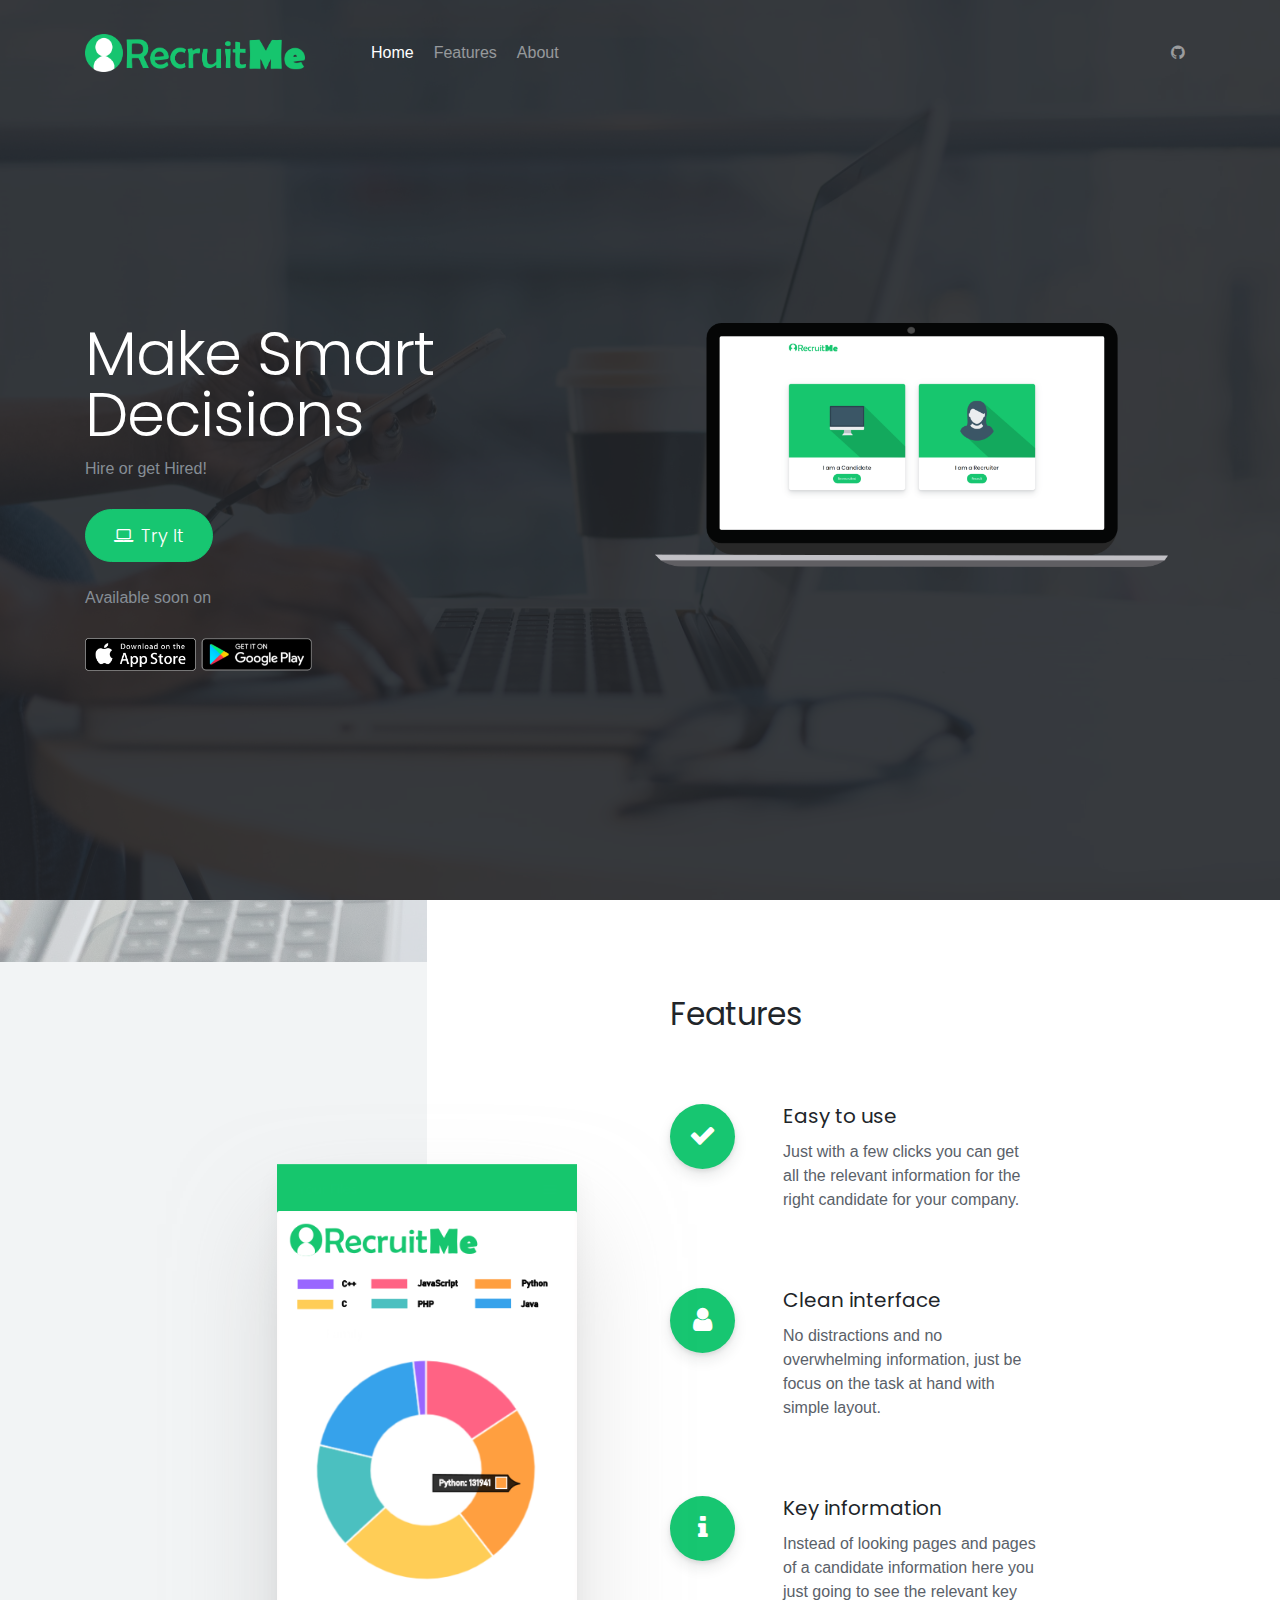
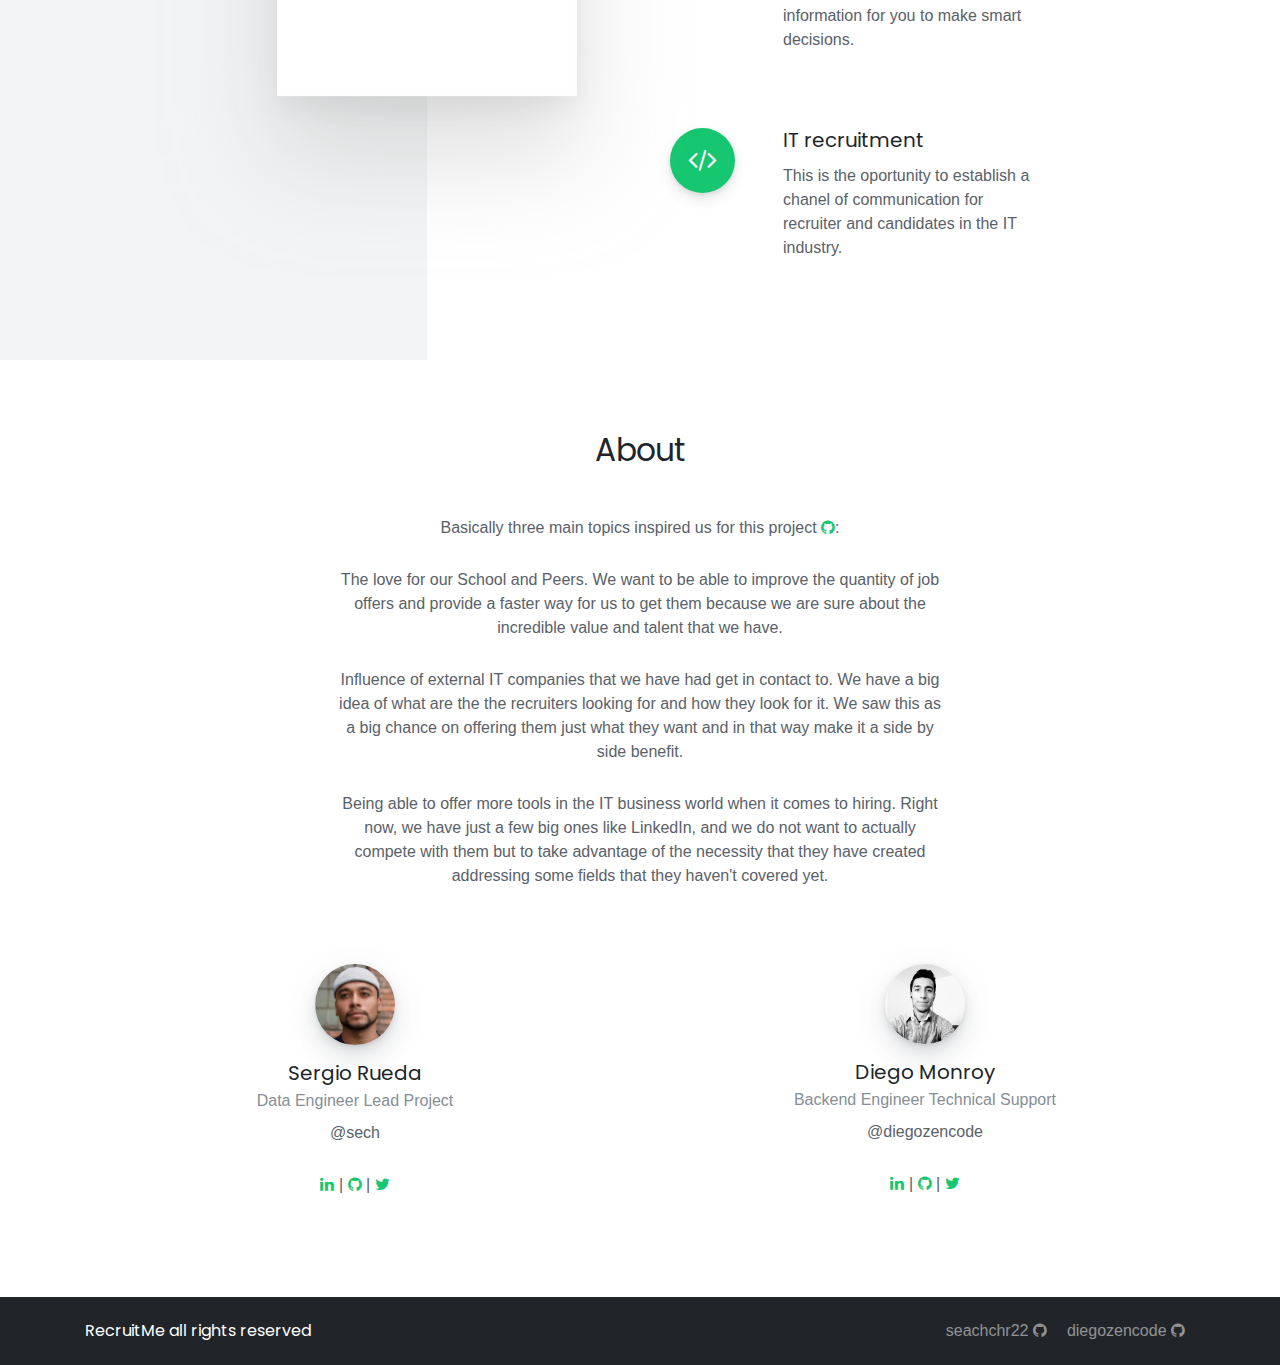
<file: index.html>
<!DOCTYPE html>
<html lang="en">

<head>
  <meta charset="UTF-8">
  <meta name="viewport" content="width=device-width, initial-scale=1">
  <title>RecruitMe</title>
  <meta name="description" content="web app principal page">
  <link rel="shortcut icon" href="web/images/icono.png">
  
  <!-- CSS Dependencies -->
  <link rel="stylesheet" href="https://stackpath.bootstrapcdn.com/bootstrap/4.4.1/css/bootstrap.min.css" integrity="sha384-Vkoo8x4CGsO3+Hhxv8T/Q5PaXtkKtu6ug5TOeNV6gBiFeWPGFN9MuhOf23Q9Ifjh" crossorigin="anonymous">
  <link rel="stylesheet" href="https://maxcdn.bootstrapcdn.com/font-awesome/4.7.0/css/font-awesome.min.css">
  <link rel="stylesheet" href="web/Shards-3.0.0/css/shards.min.css">
  <link rel="stylesheet" href="web/css/layout.css">
  <link rel="stylesheet" href="web/css/landing-page.css">
</head>

<body class="app">
 
 <!-- Welcome section-->
  <div class="welcome d-flex justify-content-center flex-column">
   <div class="container">
     
     <!-- navigation -->
     <nav class="navbar navbar-expand-lg navbar-dark pt-4 px-0">
       <a class="navbar-brand mr-5" href="#">
         <img src="web/images/final_logo_green_shards.png" class="mr-2" alt="RecruitMe">
       </a>
       <button class="navbar-toggler" type="button" data-toggle="collapse" data-target="#navbarNavDropdown" aria-controls="navbarNavDropdown" aria-expanded="false" aria-label="Toggle navigation">
         <span class="navbar-toggler-icon"></span>
       </button>
       <div class="collapse navbar-collapse" id="navbarNavDropdown">
         <ul class="navbar-nav">
           <li class="nav-item active">
             <a class="nav-link" href="index.html">Home</a>
           </li>
           <li class="nav-item">
             <a class="nav-link" href="#feat">Features</a>
           </li>
           <li class="nav-item">
             <a class="nav-link" href="#about">About</a>
           </li>
         </ul>
         
         <!-- Social Icons -->
         <ul class="header-social-icons navbar-nav ml-auto">
           <li class="nav-item">
             <a class="nav-link" href="https://github.com/sechchr22/RecruitMe"><i class="fa fa-github"></i></a>
           </li>
         </ul>
       </div>
     </nav>
     <!-- end navigation-->
     
   </div>
   <!-- end container -->
   
   <!-- main -->
   <div class="inner-wrapper mt-auto mb-auto container">
     <div class="row">
       <div class="col-lg-5 col-sm-12 mt-auto mb-auto mr-3">
         <h1 class="welcome-heading display-4 text-white">Make Smart Decisions</h1>
         <p class="text-muted">Hire or get Hired!</p>
         <a class="btn btn-lg btn-success btn-pill align-self-center" href="web/index.html"><i class="fa fa-laptop mr-2"></i>Try It</a>
         <div class="d-block mt-4">
           <p class="text-muted">Available soon on</p>
           <a href="#"><img src="web/Shards-3.0.0/images/common/badge-apple-store.png" alt="Get it on Apple Store" class="w-25"></a>
           <a href="#"><img src="web/Shards-3.0.0/images/common/badge-google-play-store.png" alt="Get it on Google Play Store" class="w-25"></a>
         </div>
       </div>
       
       <div class="col-lg-6 col-md-5 col-sm-12 ml-auto">
         <img src="web/images/laptop_v2.png" alt="Laptop demo" class="iphone-mockup ml-auto">
       </div>
     </div>
   </div>
   <!-- end main -->
   
  </div>
  <!-- end welcome -->
  
 <!-- Features Section -->
 <a id="feat"></a>
  <div id="app-features" class="app-features section">
    <div class="container-fluid">
      <div class="row">
        <div class="app-screenshot col-lg-4 col-md-12 col-sm-12 px-0 py-5">
          <img class="mt-auto mb-auto" src="web/images/graph.png" alt="App Screenshot - Shards App Promo Demo Page">
        </div>

        <!-- App Features Wrapper -->
        <div class="app-features-wrapper col-lg-4 col-md-6 col-sm-12 py-5 mx-auto">
          <div class="container">
            <h3 class="section-title underline--left my-5">Features</h3>
            <div class="feature py-4 d-flex">
              <div class="icon text-white bg-success mr-5"><i class="fa fa-check"></i></div>
              <div>
                  <h5>Easy to use</h5>
                  <p>Just with a few clicks you can get all the relevant information for the right candidate for your company.</p>
              </div>
            </div>

            <div class="feature py-4 d-flex">
              <div class="icon text-white bg-success mr-5"><i class="fa fa-user"></i></div>
              <div>
                  <h5>Clean interface</h5>
                  <p>No distractions and no overwhelming information, just be focus on the task at hand with simple layout.</p>
              </div>
            </div>

            <div class="feature py-4 d-flex">
              <div class="icon text-white bg-success mr-5"><i class="fa fa-info"></i></div>
              <div>
                  <h5>Key information</h5>
                  <p>Instead of looking pages and pages of a candidate information here you just going to see the relevant key information for you to make smart decisions.</p>
              </div>
            </div>

            <div class="feature py-4 d-flex">
              <div class="icon text-white bg-success mr-5"><i class="fa fa-code"></i></div>
              <div>
                  <h5>IT recruitment</h5>
                  <p>This is the oportunity to establish a chanel of communication for recruiter and candidates in the IT industry.</p>
              </div>
            </div>
          </div>
        </div>
      </div>
    </div>
  </div>
    <!-- / Features Section -->
    
    <!-- Our about Section -->
     <a id="about"></a>
      <div class="testimonials section py-4">
        <h3 class="section-title text-center m-5">About</h3>
        <p class="col-md-6 text-center mx-auto">Basically three main topics inspired us for this project <a href="https://github.com/sechchr22/RecruitMe"><i class="fa fa-github"></i></a>:</p>
        <p class="col-md-6 text-center mx-auto">The love for our School and Peers. We want to be able to improve the quantity of job offers and provide a faster way for us to get them because we are sure about the incredible value and talent that we have.</p>
        <p class="col-md-6 text-center mx-auto">Influence of external IT companies that we have had get in contact to. We have a big idea of what are the the recruiters looking for and how they look for it. We saw this as a big chance on offering them just what they want and in that way make it a side by side benefit.</p>
        <p class="col-md-6 text-center mx-auto">Being able to offer more tools in the IT business world when it comes to hiring. Right now, we have just a few big ones like LinkedIn, and we do not want to actually compete with them but to take advantage of the necessity that they have created addressing some fields that they haven't covered yet.</p>
        <div class="container py-5">
            <div class="row">
                <div class="col-md-6 testimonial text-center">
                    <div class="avatar rounded-circle with-shadows mb-3 ml-auto mr-auto">
                        <img src="web/images/sech_square.png" class="w-100" alt="Testimonial Avatar" />
                    </div>
                    <h5 class="mb-1">Sergio Rueda</h5>
                    <span class="text-muted d-block mb-2">Data Engineer Lead Project</span>
                    <p>@sech</p>
                    <p><a href="https://www.linkedin.com/in/sergio-rueda-3b0800188"><i class="fa fa-linkedin"></i></a> | <a href="https://github.com/sechchr22"><i class="fa fa-github"></i></a> | <a href="https://twitter.com/sechchr"><i class="fa fa-twitter"></i></a></p>
                </div>

                <div class="col-md-6 testimonial text-center">
                    <div class="avatar rounded-circle with-shadows mb-3 ml-auto mr-auto">
                        <img src="web/images/diego.jpg" class="w-100" alt="Testimonial Avatar" />
                    </div>
                    <h5 class="mb-1">Diego Monroy</h5>
                    <span class="text-muted d-block mb-2">Backend Engineer Technical Support</span>
                    <p>@diegozencode</p>
                    <p><a href="https://www.linkedin.com/in/diegozencode/"><i class="fa fa-linkedin"></i></a> | <a href="https://github.com/diegozencode"><i class="fa fa-github"></i></a> | <a href="https://twitter.com/diegozencode"><i class="fa fa-twitter"></i></a></p>
                </div>
            </div>
          </div>
      </div>
      <!-- / Our Blog Section -->
    
  <!-- Footer Section -->
    <footer>
      <nav class="navbar navbar-expand-lg navbar-dark bg-dark">
        <div class="container">
          <a class="navbar-brand" href="#">RecruitMe all rights reserved</a>
          <button class="navbar-toggler" type="button" data-toggle="collapse" data-target="#navbarNav" aria-controls="navbarNav" aria-expanded="false" aria-label="Toggle navigation">
            <span class="navbar-toggler-icon"></span>
          </button>
          <div class="collapse navbar-collapse" id="navbarNav">
            <ul class="header-social-icons navbar-nav ml-auto">
            <li class="nav-item">
               
             </li>
              <li class="nav-item">
               <a class="nav-link" href="https://github.com/sechchr22">seachchr22 <i class="fa fa-github"></i></a>
             </li>
             <li class="nav-item">
               <a class="nav-link" href="https://github.com/diegozencode">diegozencode <i class="fa fa-github"></i></a>
             </li>
           </ul>
          </div>
        </div>
      </nav>
    </footer>
      <!-- / Footer Section -->
  
  <!-- Optional JacaScript Dependencies: JQuery, Popper, Bootstrap and Shards-->
  <script src="https://code.jquery.com/jquery-3.4.1.slim.min.js" integrity="sha384-J6qa4849blE2+poT4WnyKhv5vZF5SrPo0iEjwBvKU7imGFAV0wwj1yYfoRSJoZ+n" crossorigin="anonymous"></script>
  <script src="https://cdn.jsdelivr.net/npm/popper.js@1.16.0/dist/umd/popper.min.js" integrity="sha384-Q6E9RHvbIyZFJoft+2mJbHaEWldlvI9IOYy5n3zV9zzTtmI3UksdQRVvoxMfooAo" crossorigin="anonymous"></script>
  <script src="https://stackpath.bootstrapcdn.com/bootstrap/4.4.1/js/bootstrap.min.js" integrity="sha384-wfSDF2E50Y2D1uUdj0O3uMBJnjuUD4Ih7YwaYd1iqfktj0Uod8GCExl3Og8ifwB6" crossorigin="anonymous"></script>
  <script src="web/Shards-3.0.0/js/shards.min.js"></script>
</body>
</html>
</file>
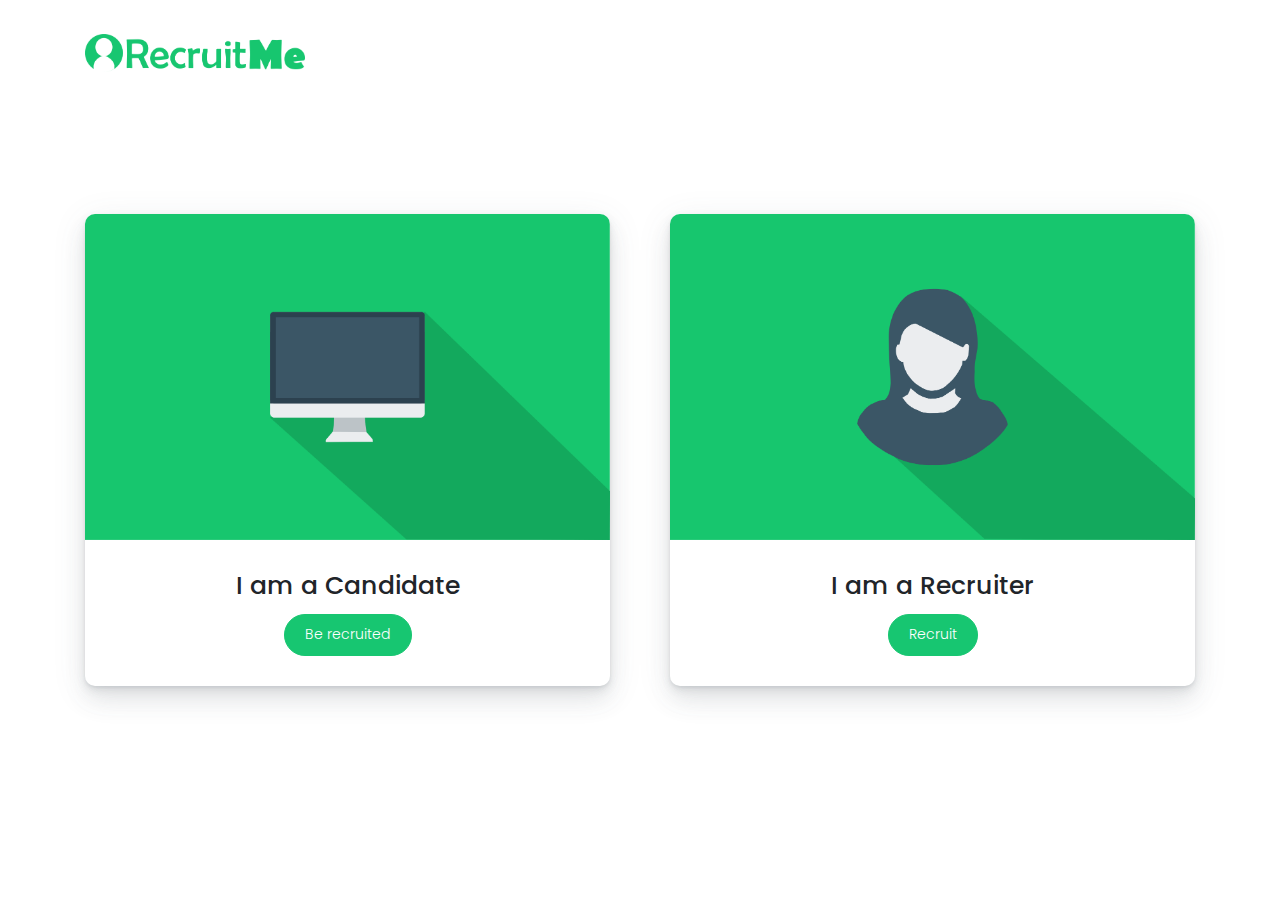
<file: web/index.html>
<!DOCTYPE html>
<html lang="en">

<head>
  <meta charset="UTF-8">
  <meta name="viewport" content="width=device-width, initial-scale=1">
  <title>RecruitMe</title>
  <meta name="description" content="web app principal page">
  <link rel="shortcut icon" href="images/icono.png">
  
  <!-- CSS Dependencies -->
  <link rel="stylesheet" href="https://stackpath.bootstrapcdn.com/bootstrap/4.4.1/css/bootstrap.min.css" integrity="sha384-Vkoo8x4CGsO3+Hhxv8T/Q5PaXtkKtu6ug5TOeNV6gBiFeWPGFN9MuhOf23Q9Ifjh" crossorigin="anonymous">
  <link rel="stylesheet" href="https://maxcdn.bootstrapcdn.com/font-awesome/4.7.0/css/font-awesome.min.css">
  <link rel="stylesheet" href="Shards-3.0.0/css/shards.min.css">
  <link rel="stylesheet" href="css/layout.css">
</head>

<body class="app">
 
 <!-- Welcome section-->
  <div class="welcomekey d-flex justify-content-center flex-column">
   <div class="container">
     
     <!-- navigation -->
     <nav class="navbar navbar-expand-lg navbar-dark pt-4 px-0">
       <a class="navbar-brand mr-5" href="#">
         <img src="images/final_logo_green_shards.png" class="mr-2" alt="RecruitMe">
       </a>
     </nav>
     <!-- end navigation-->
     
   </div>
   <!-- end container -->

   <div class="section-title text-center m-5"></div>
   <div class="container">
     <div class="py-4">
       <div class="row">
         <div class="card-deck">
           <div class="col-md-6 col-lg-6">
             <div class="card mb-6">
               <img class="card-img-top" src="images/dev_logo.png" alt="card developer">
               <div class="card-body">
                 <h4 class="card-title">I am a Candidate</h4>
                 <div class="text-center">
                   <a class="btn btn-success btn-pill text-center" href="signin_candidate.html">Be recruited</a>  
                 </div>
               </div>
             </div>
           </div>
           <div class="col-md-6 col-lg-6">
             <div class="card mb-6">
               <img class="card-img-top" src="images/rec_logo.png" alt="card business man">
               <div class="card-body">
                 <h4 class="card-title">I am a Recruiter</h4>
                 <div class="text-center">
                   <a class="btn btn-success btn-pill" href="signin_recruiter.html">Recruit</a>  
                 </div>
               </div>
             </div>
           </div>
         </div>
       </div>
     </div>
   </div>
  </div>
  <!-- end welcome -->
  
  <!-- Optional JacaScript Dependencies: JQuery, Popper, Bootstrap and Shards-->
  <script src="https://code.jquery.com/jquery-3.4.1.slim.min.js" integrity="sha384-J6qa4849blE2+poT4WnyKhv5vZF5SrPo0iEjwBvKU7imGFAV0wwj1yYfoRSJoZ+n" crossorigin="anonymous"></script>
  <script src="https://cdn.jsdelivr.net/npm/popper.js@1.16.0/dist/umd/popper.min.js" integrity="sha384-Q6E9RHvbIyZFJoft+2mJbHaEWldlvI9IOYy5n3zV9zzTtmI3UksdQRVvoxMfooAo" crossorigin="anonymous"></script>
  <script src="https://stackpath.bootstrapcdn.com/bootstrap/4.4.1/js/bootstrap.min.js" integrity="sha384-wfSDF2E50Y2D1uUdj0O3uMBJnjuUD4Ih7YwaYd1iqfktj0Uod8GCExl3Og8ifwB6" crossorigin="anonymous"></script>
  <script src="Shards-3.0.0/js/shards.min.js"></script>
</body>
</html>
</file>
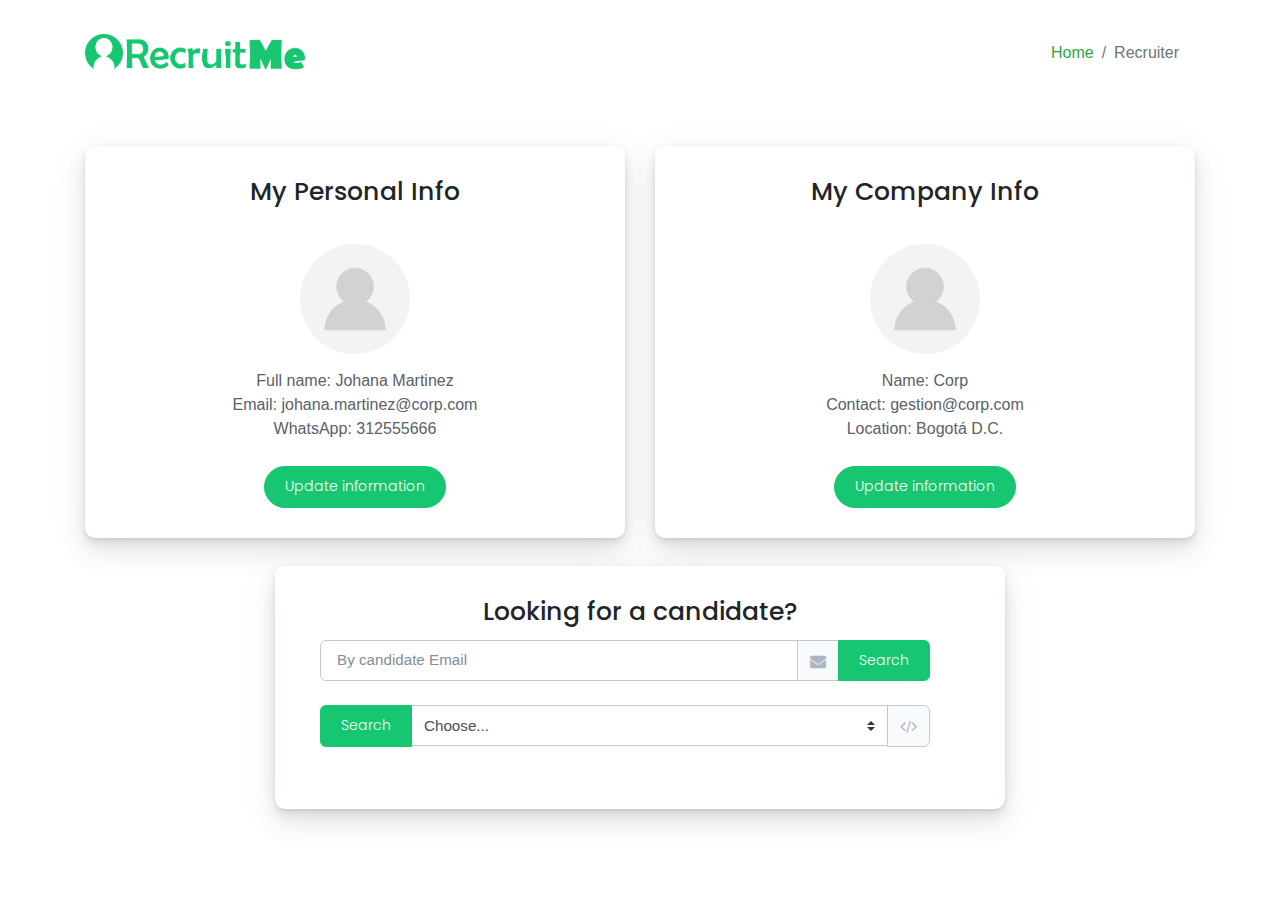
<file: web/recruiter_1.html>
<!DOCTYPE html>
<html lang="en">

<head>
  <meta charset="UTF-8">
  <meta name="viewport" content="width=device-width, initial-scale=1">
  <title>RecruitMe</title>
  <meta name="description" content="web app principal page">
  <link rel="shortcut icon" href="images/icono.png">

  <!-- CSS Dependencies -->
  <link rel="stylesheet" href="https://stackpath.bootstrapcdn.com/bootstrap/4.4.1/css/bootstrap.min.css" integrity="sha384-Vkoo8x4CGsO3+Hhxv8T/Q5PaXtkKtu6ug5TOeNV6gBiFeWPGFN9MuhOf23Q9Ifjh" crossorigin="anonymous">
  <link rel="stylesheet" href="https://maxcdn.bootstrapcdn.com/font-awesome/4.7.0/css/font-awesome.min.css">
  <link rel="stylesheet" href="Shards-3.0.0/css/shards.min.css">
  <link rel="stylesheet" href="css/layout.css">
  <link rel="stylesheet" href="css/recruiter_1.css">
</head>

<body class="app">

 <!-- Welcome section-->
  <div class="welcomekey d-flex justify-content-center flex-column">
   <div class="container">

     <!-- navigation -->
     <nav class="navbar navbar-expand-lg navbar-dark pt-4 px-0">
       <a class="navbar-brand mr-5" href="#">
         <img src="images/final_logo_green_shards.png" class="mr-2" alt="RecruitMe">
       </a>
       <button class="navbar-toggler" type="button" data-toggle="collapse" data-target="#navbarNavDropdown" aria-controls="navbarNavDropdown" aria-expanded="false" aria-label="Toggle navigation">
         <span class="navbar-toggler-icon"></span>
       </button>
       <div class="collapse navbar-collapse" id="navbarNavDropdown">
         <ol class="breadcrumb ml-auto">
          <li class="breadcrumb-item"><a href="index.html">Home</a></li>
          <li class="breadcrumb-item active" aria-current="page">Recruiter</li>
        </ol>
     </div>
     </nav>
     <!-- end navigation-->

   </div>
   <!-- end container -->

   <div class="section-title text-center m-4"></div>
   <div class="container">
     <div class="py-1">
       <div class="row">
           <div class="col-md-6 col-lg-6">
             <div class="card mb-6">
               <!--<img class="card-img-top" src="images/dev_logo.png" alt="card developer">-->
               <div class="card-body text-center">
                 <h4 class="card-title">My Personal Info</h4><br>
                 <div class="profile">
                  <img src="images/avatardefault.jpg" alt="recruiter">
                 </div>
                 <p class="card-text"><strong>Full name: </strong> Johana Martinez<br><strong>Email: </strong>johana.martinez@corp.com<br><strong>WhatsApp: </strong>312555666</p>
                 <div class="text-center">
                   <a class="btn btn-success btn-pill text-center" href="#">Update information</a>
                 </div>
               </div>
             </div>
           </div>
           <div class="col-md-6 col-lg-6">
             <div class="card mb-6">
               <div class="card-body text-center">
                 <h4 class="card-title">My Company Info</h4><br>
                 <div class="profile">
                  <img src="images/avatardefault.jpg" alt="recruiter">
                 </div>
                 <p class="card-text"><strong>Name: </strong> Corp <br><strong>Contact: </strong>gestion@corp.com <br><strong>Location: </strong>Bogotá D.C.</p>
                 <div class="text-center">
                   <a class="btn btn-success btn-pill" href="#">Update information</a>
                 </div>
               </div>
             </div>
           </div>
       </div>
     </div>
      <div class="py-4">
       <div class="row">
        <div class="col-md-12 col-lg-8 mx-auto">
           <div class="card mb-12">
            <form class="form" method="post">
              <div class="card-body text-center">
               <h4 class="card-title">Looking for a candidate?</h4>
               <div class="row col-lg-12">
                 <div class="form-group col-md-12 col-lg-12">
                   <div class="input-group" id="group-1">
                     <input type="email" class="form-control" id="form1" placeholder="By candidate Email" required>
                     <span class="input-group-append">
                       <span class="input-group-text">
                         <i class="fa fa-envelope"></i>
                       </span>
                       <a class="btn btn-success" href="#">Search</a>
                     </span>
                    </div><br>
                    <div class="input-group mb-3" id="group-2">
                     <span class="input-group-prepend">
                       <a class="btn btn-success" href="recruiter_search.html">Search</a>
                     </span>
                      <select class="custom-select" id="inputGroupSelect01">
                        <option selected>Choose...</option>
                        <option value="1">Python</option>
                        <option value="2">Java</option>
                        <option value="3">C</option>
                        <option value="4">C++</option>
                        <option value="5">JavaScript</option>
                        <option value="6">Go</option>
                        <option value="7">R</option>
                        <option value="8">Swift</option>
                        <option value="9">PHP</option>
                        <option value="10">C#</option>
                        <option value="11">MATLAB</option>
                      </select>
                      <div class="input-group-append">
                        <label class="input-group-text" for="inputGroupSelect01"><i class="fa fa-code"></i></label>
                      </div>
                    </div>
                 </div>
               </div>
              </div>
             </form>
          </div>
         </div>
       </div>
      </div>
     </div>
   </div>
  <!-- end welcome -->

  <!-- Optional JacaScript Dependencies: JQuery, Popper, Bootstrap and Shards-->
  <script src="https://code.jquery.com/jquery-3.4.1.slim.min.js" integrity="sha384-J6qa4849blE2+poT4WnyKhv5vZF5SrPo0iEjwBvKU7imGFAV0wwj1yYfoRSJoZ+n" crossorigin="anonymous"></script>
  <script src="https://cdn.jsdelivr.net/npm/popper.js@1.16.0/dist/umd/popper.min.js" integrity="sha384-Q6E9RHvbIyZFJoft+2mJbHaEWldlvI9IOYy5n3zV9zzTtmI3UksdQRVvoxMfooAo" crossorigin="anonymous"></script>
  <script src="https://stackpath.bootstrapcdn.com/bootstrap/4.4.1/js/bootstrap.min.js" integrity="sha384-wfSDF2E50Y2D1uUdj0O3uMBJnjuUD4Ih7YwaYd1iqfktj0Uod8GCExl3Og8ifwB6" crossorigin="anonymous"></script>
  <script src="Shards-3.0.0/js/shards.min.js"></script>
</body>
</html>
</file>
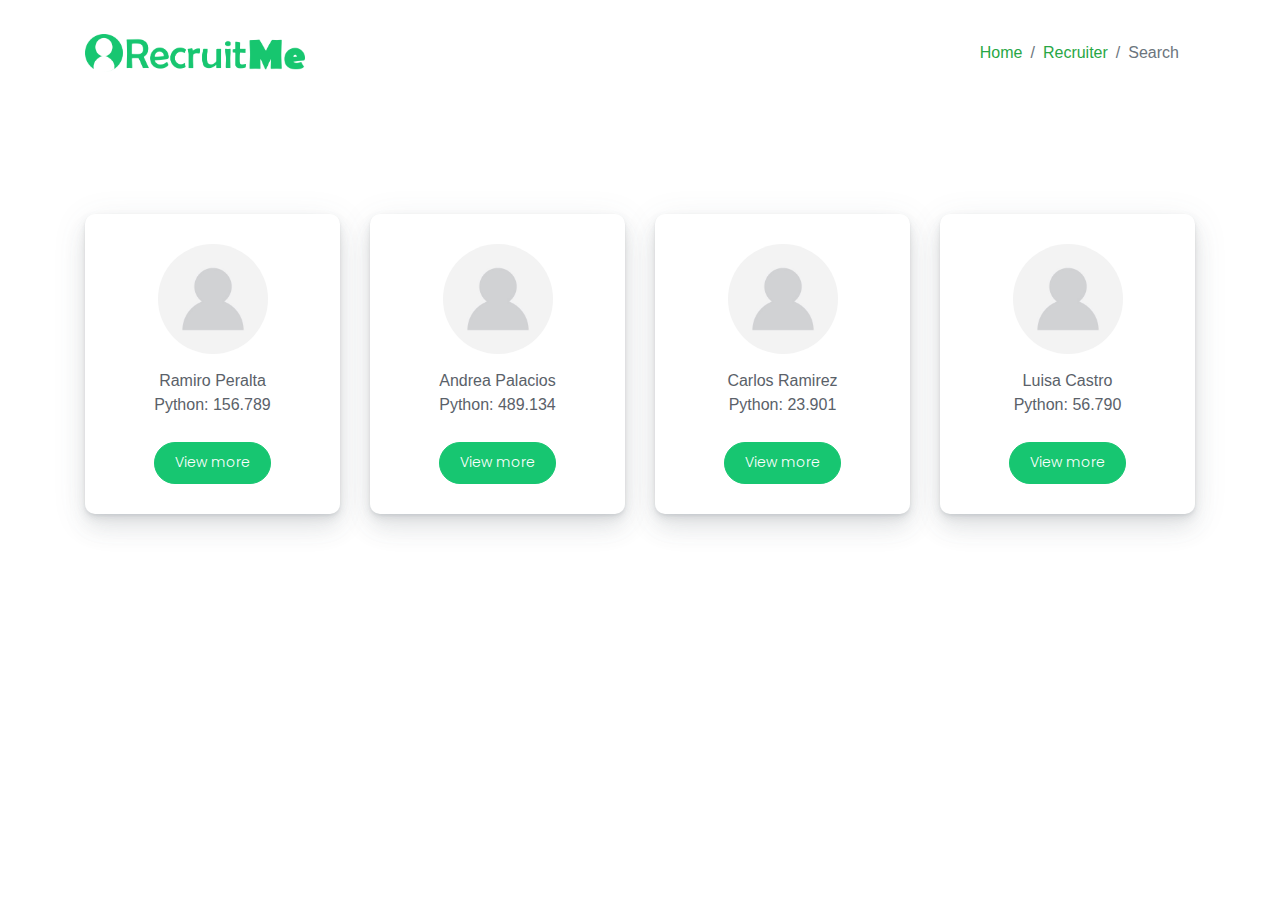
<file: web/recruiter_search.html>
<!DOCTYPE html>
<html lang="en">

<head>
  <meta charset="UTF-8">
  <meta name="viewport" content="width=device-width, initial-scale=1">
  <title>RecruitMe</title>
  <meta name="description" content="web app principal page">
  <link rel="shortcut icon" href="images/icono.png">

  <!-- CSS Dependencies -->
  <link rel="stylesheet" href="https://stackpath.bootstrapcdn.com/bootstrap/4.4.1/css/bootstrap.min.css" integrity="sha384-Vkoo8x4CGsO3+Hhxv8T/Q5PaXtkKtu6ug5TOeNV6gBiFeWPGFN9MuhOf23Q9Ifjh" crossorigin="anonymous">
  <link rel="stylesheet" href="https://maxcdn.bootstrapcdn.com/font-awesome/4.7.0/css/font-awesome.min.css">
  <link rel="stylesheet" href="Shards-3.0.0/css/shards.min.css">
  <link rel="stylesheet" href="css/layout.css">
  <link rel="stylesheet" href="css/recruiter_1.css">
</head>

<body class="app">
 
 <!-- Welcome section-->
  <div class="welcomekey d-flex justify-content-center flex-column">
   <div class="container">

     <!-- navigation -->
     <nav class="navbar navbar-expand-lg navbar-dark pt-4 px-0">
       <a class="navbar-brand mr-5" href="#">
         <img src="images/final_logo_green_shards.png" class="mr-2" alt="RecruitMe">
       </a>
       <button class="navbar-toggler" type="button" data-toggle="collapse" data-target="#navbarNavDropdown" aria-controls="navbarNavDropdown" aria-expanded="false" aria-label="Toggle navigation">
         <span class="navbar-toggler-icon"></span>
       </button>
       <div class="collapse navbar-collapse" id="navbarNavDropdown">
         <ol class="breadcrumb ml-auto">
          <li class="breadcrumb-item"><a href="index.html">Home</a></li>
          <li class="breadcrumb-item"><a href="recruiter_1.html">Recruiter</a></li>
          <li class="breadcrumb-item active" aria-current="page">Search</li>
        </ol>
     </div>
     </nav>
     <!-- end navigation-->

   </div>
   <!-- end container -->

   <div class="section-title text-center m-5"></div>
   <div class="container">
     <div class="py-4">
        <div class="row">
          <div class="col-lg-3 col-md-6 col-sm-6">
            <div class="card">
              <div class="card-body text-center">
                <div class="profile">
                  <img src="images/avatardefault.jpg" alt="recruiter">
                </div>
                <p class="card-text"><strong>Ramiro Peralta</strong> <br>Python: <strong>156.789</strong></p>
                <div class="text-center">
                   <a class="btn btn-success btn-pill text-center" href="candidate_info_1.html">View more</a>
                 </div>
              </div>
            </div>
          </div>

          <div class="col-lg-3 col-md-6 col-sm-6">
            <div class="card">
             <div class="card-body text-center">
                <div class="profile">
                  <img src="images/avatardefault.jpg" alt="recruiter">
               </div>
               <p class="card-text"><strong>Andrea Palacios</strong> <br>Python: <strong>489.134</strong></p>
                <div class="text-center">
                   <a class="btn btn-success btn-pill text-center" href="#">View more</a>
                 </div>
             </div>
            </div>
          </div>

          <div class="col-lg-3 col-md-6 col-sm-6">
            <div class="card">
             <div class="card-body text-center">
                <div class="profile">
                  <img src="images/avatardefault.jpg" alt="recruiter">
               </div>
               <p class="card-text"><strong>Carlos Ramirez</strong> <br>Python: <strong>23.901</strong></p>
                <div class="text-center">
                   <a class="btn btn-success btn-pill text-center" href="#">View more</a>
                 </div>
             </div>
            </div>
          </div>

          <div class="col-lg-3 col-md-6 col-sm-6">
            <div class="card">
             <div class="card-body text-center">
                <div class="profile">
                  <img src="images/avatardefault.jpg" alt="recruiter">
               </div>
               <p class="card-text"><strong>Luisa Castro</strong> <br>Python: <strong>56.790</strong></p>
                <div class="text-center">
                   <a class="btn btn-success btn-pill text-center" href="#">View more</a>
                 </div>
             </div>
            </div>
          </div>
       </div>
     </div>
     </div>
   </div>
  <!-- end welcome -->

  <!-- Optional JacaScript Dependencies: JQuery, Popper, Bootstrap and Shards-->
  <script src="https://code.jquery.com/jquery-3.4.1.slim.min.js" integrity="sha384-J6qa4849blE2+poT4WnyKhv5vZF5SrPo0iEjwBvKU7imGFAV0wwj1yYfoRSJoZ+n" crossorigin="anonymous"></script>
  <script src="https://cdn.jsdelivr.net/npm/popper.js@1.16.0/dist/umd/popper.min.js" integrity="sha384-Q6E9RHvbIyZFJoft+2mJbHaEWldlvI9IOYy5n3zV9zzTtmI3UksdQRVvoxMfooAo" crossorigin="anonymous"></script>
  <script src="https://stackpath.bootstrapcdn.com/bootstrap/4.4.1/js/bootstrap.min.js" integrity="sha384-wfSDF2E50Y2D1uUdj0O3uMBJnjuUD4Ih7YwaYd1iqfktj0Uod8GCExl3Og8ifwB6" crossorigin="anonymous"></script>
  <script src="Shards-3.0.0/js/shards.min.js"></script>
</body>
</html>
</file>
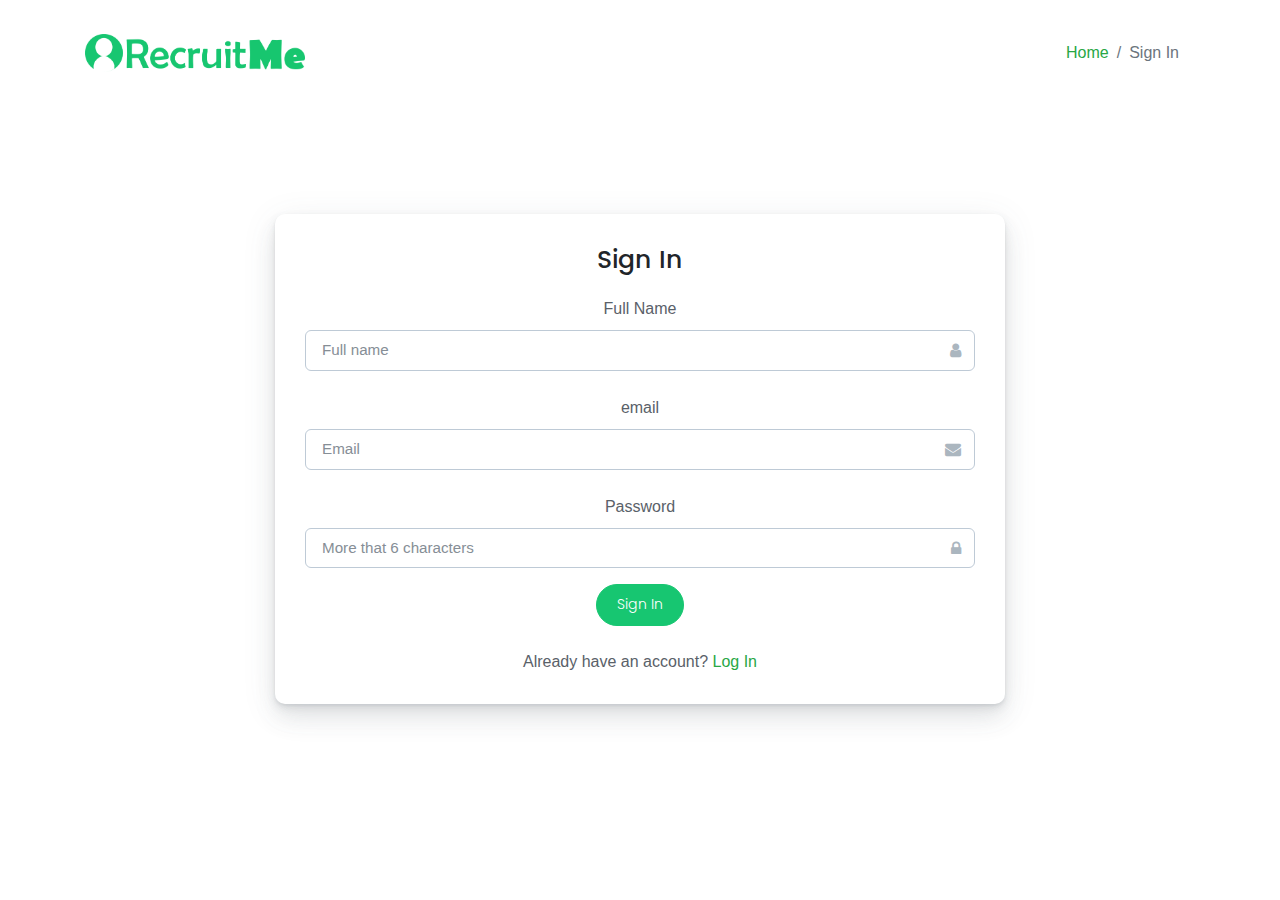
<file: web/signin_candidate.html>
<!DOCTYPE html>
<html lang="en">

<head>
  <meta charset="UTF-8">
  <meta name="viewport" content="width=device-width, initial-scale=1">
  <title>RecruitMe</title>
  <meta name="description" content="web app principal page">
  <link rel="shortcut icon" href="images/icono.png">

  <!-- CSS Dependencies -->
  <link rel="stylesheet" href="https://stackpath.bootstrapcdn.com/bootstrap/4.4.1/css/bootstrap.min.css" integrity="sha384-Vkoo8x4CGsO3+Hhxv8T/Q5PaXtkKtu6ug5TOeNV6gBiFeWPGFN9MuhOf23Q9Ifjh" crossorigin="anonymous">
  <link rel="stylesheet" href="https://maxcdn.bootstrapcdn.com/font-awesome/4.7.0/css/font-awesome.min.css">
  <link rel="stylesheet" href="Shards-3.0.0/css/shards.min.css">
  <link rel="stylesheet" href="css/layout.css">
  <link rel="stylesheet" href="css/signin.css">
</head>

<body class="app">
 
 <!-- Welcome section-->
  <div class="welcomekey d-flex justify-content-center flex-column">
   <div class="container">
     
     <!-- navigation -->
     <nav class="navbar navbar-expand-lg navbar-dark pt-4 px-0">
       <a class="navbar-brand mr-5" href="#">
         <img src="images/final_logo_green_shards.png" class="mr-2" alt="RecruitMe">
       </a>
       <button class="navbar-toggler" type="button" data-toggle="collapse" data-target="#navbarNavDropdown" aria-controls="navbarNavDropdown" aria-expanded="false" aria-label="Toggle navigation">
         <span class="navbar-toggler-icon"></span>
       </button>
       <div class="collapse navbar-collapse" id="navbarNavDropdown">
         <ol class="breadcrumb ml-auto">
          <li class="breadcrumb-item"><a href="index.html">Home</a></li>
          <li class="breadcrumb-item active" aria-current="page">Sign In</li>
        </ol>
     </div>
     </nav>
     <!-- end navigation-->
     
   </div>
   <!-- end container -->

   <div class="section-title text-center m-5"></div>
   <div class="container">
     <div class="py-4">
       <div class="row">
         <div class="col-md-12 col-lg-8 mx-auto">
           <div class="card mb-6">
            <form>
              <div class="card-body">
               <h4 class="card-title">Sign In</h4>
               <div class="row">
                 <div class="form-group col-md-12 text-center">
                   <label for="username" class="col-form-label">Full Name</label>
                   <div class="input-group input-group-seamless">
                     <input type="text" class="form-control" id="username" placeholder="Full name" required>
                     <span class="input-group-append">
                       <span class="input-group-text">
                         <i class="fa fa-user"></i>
                       </span>
                     </span>
                    </div>
                 </div>
               </div>
               <div class="row">
                 <div class="form-group col-md-12 text-center">
                   <label for="form1" class="col-form-label">email</label>
                   <div class="input-group input-group-seamless">
                     <input type="email" class="form-control" id="form1" placeholder="Email" required>
                     <span class="input-group-append">
                       <span class="input-group-text">
                         <i class="fa fa-envelope"></i>
                       </span>
                     </span>
                    </div>
                 </div>
               </div>
               <div class="row">
                 <div class="form-group col-md-12 text-center">
                   <label for="form2" class="col-form-label">Password</label>
                   <div class="input-group input-group-seamless">
                     <input type="password" class="form-control" pattern=".{6,}" id="form2" maxlength="25" placeholder="More that 6 characters" required>
                     <span class="input-group-append">
                       <span class="input-group-text">
                         <i class="fa fa-lock"></i>
                       </span>
                     </span>
                   </div>
                 </div>
               </div>
               <div class="text-center">
                <a class="btn btn-success btn-pill" href="candidate_1.html">Sign In</a>
                 <!--<button type="submit" class="btn btn-success btn-pill text-center">Sign In</button>--> 
               </div><br>
               <p class="card-text text-center">Already have an account? <a href="login_candidate.html">Log In</a></p>
             </div>
            </form>
           </div>
         </div>
       </div>
     </div>
    </div>
  </div>
  <!-- end welcome -->
  
  <!-- Optional JacaScript Dependencies: JQuery, Popper, Bootstrap and Shards-->
  <script src="https://code.jquery.com/jquery-3.4.1.slim.min.js" integrity="sha384-J6qa4849blE2+poT4WnyKhv5vZF5SrPo0iEjwBvKU7imGFAV0wwj1yYfoRSJoZ+n" crossorigin="anonymous"></script>
  <script src="https://cdn.jsdelivr.net/npm/popper.js@1.16.0/dist/umd/popper.min.js" integrity="sha384-Q6E9RHvbIyZFJoft+2mJbHaEWldlvI9IOYy5n3zV9zzTtmI3UksdQRVvoxMfooAo" crossorigin="anonymous"></script>
  <script src="https://stackpath.bootstrapcdn.com/bootstrap/4.4.1/js/bootstrap.min.js" integrity="sha384-wfSDF2E50Y2D1uUdj0O3uMBJnjuUD4Ih7YwaYd1iqfktj0Uod8GCExl3Og8ifwB6" crossorigin="anonymous"></script>
  <script src="Shards-3.0.0/js/shards.min.js"></script>
</body>
</html>
</file>
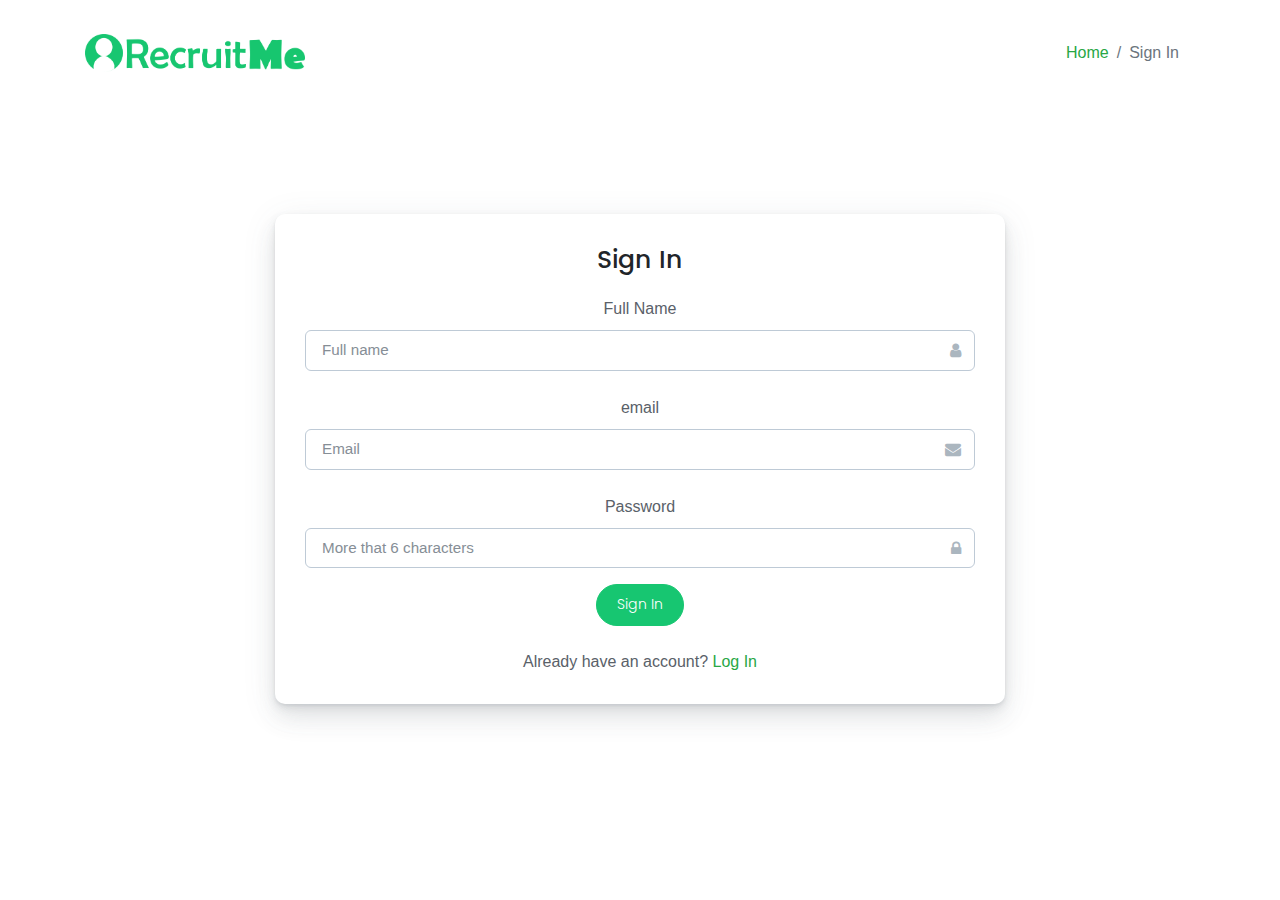
<file: web/signin_recruiter.html>
<!DOCTYPE html>
<html lang="en">

<head>
  <meta charset="UTF-8">
  <meta name="viewport" content="width=device-width, initial-scale=1">
  <title>RecruitMe</title>
  <meta name="description" content="web app principal page">
  <link rel="shortcut icon" href="images/icono.png">

  <!-- CSS Dependencies -->
  <link rel="stylesheet" href="https://stackpath.bootstrapcdn.com/bootstrap/4.4.1/css/bootstrap.min.css" integrity="sha384-Vkoo8x4CGsO3+Hhxv8T/Q5PaXtkKtu6ug5TOeNV6gBiFeWPGFN9MuhOf23Q9Ifjh" crossorigin="anonymous">
  <link rel="stylesheet" href="https://maxcdn.bootstrapcdn.com/font-awesome/4.7.0/css/font-awesome.min.css">
  <link rel="stylesheet" href="Shards-3.0.0/css/shards.min.css">
  <link rel="stylesheet" href="css/layout.css">
  <link rel="stylesheet" href="css/signin.css">
</head>

<body class="app">
 
 <!-- Welcome section-->
  <div class="welcomekey d-flex justify-content-center flex-column">
   <div class="container">
     
     <!-- navigation -->
     <nav class="navbar navbar-expand-lg navbar-dark pt-4 px-0">
       <a class="navbar-brand mr-5" href="#">
         <img src="images/final_logo_green_shards.png" class="mr-2" alt="RecruitMe">
       </a>
       <button class="navbar-toggler" type="button" data-toggle="collapse" data-target="#navbarNavDropdown" aria-controls="navbarNavDropdown" aria-expanded="false" aria-label="Toggle navigation">
         <span class="navbar-toggler-icon"></span>
       </button>
       <div class="collapse navbar-collapse" id="navbarNavDropdown">
         <ol class="breadcrumb ml-auto">
          <li class="breadcrumb-item"><a href="index.html">Home</a></li>
          <li class="breadcrumb-item active" aria-current="page">Sign In</li>
        </ol>
     </div>
     </nav>
     <!-- end navigation-->
     
   </div>
   <!-- end container -->

   <div class="section-title text-center m-5"></div>
   <div class="container">
     <div class="py-4">
       <div class="row">
         <div class="col-md-12 col-lg-8 mx-auto">
           <div class="card mb-6">
            <form>
              <div class="card-body">
               <h4 class="card-title">Sign In</h4>
               <div class="row">
                 <div class="form-group col-md-12 text-center">
                   <label for="username" class="col-form-label">Full Name</label>
                   <div class="input-group input-group-seamless">
                     <input type="text" class="form-control" id="username" placeholder="Full name" required>
                     <span class="input-group-append">
                       <span class="input-group-text">
                         <i class="fa fa-user"></i>
                       </span>
                     </span>
                    </div>
                 </div>
               </div>
               <div class="row">
                 <div class="form-group col-md-12 text-center">
                   <label for="form1" class="col-form-label">email</label>
                   <div class="input-group input-group-seamless">
                     <input type="email" class="form-control" id="form1" placeholder="Email" required>
                     <span class="input-group-append">
                       <span class="input-group-text">
                         <i class="fa fa-envelope"></i>
                       </span>
                     </span>
                    </div>
                 </div>
               </div>
               <div class="row">
                 <div class="form-group col-md-12 text-center">
                   <label for="form2" class="col-form-label">Password</label>
                   <div class="input-group input-group-seamless">
                     <input type="password" class="form-control" pattern=".{6,}" id="form2" maxlength="25" placeholder="More that 6 characters" required>
                     <span class="input-group-append">
                       <span class="input-group-text">
                         <i class="fa fa-lock"></i>
                       </span>
                     </span>
                   </div>
                 </div>
               </div>
               <div class="text-center">
                <a class="btn btn-success btn-pill" href="recruit_1.html">Sign In</a>
                 <!--<button type="submit" class="btn btn-success btn-pill text-center">Log In</button>--> 
               </div>
               <br>
               <p class="card-text text-center">Already have an account? <a href="login_recruiter.html">Log In</a></p>
             </div>
            </form>
           </div>
         </div>
       </div>
     </div>
    </div>
  </div>
  <!-- end welcome -->
  
  <!-- Optional JacaScript Dependencies: JQuery, Popper, Bootstrap and Shards-->
  <script src="https://code.jquery.com/jquery-3.4.1.slim.min.js" integrity="sha384-J6qa4849blE2+poT4WnyKhv5vZF5SrPo0iEjwBvKU7imGFAV0wwj1yYfoRSJoZ+n" crossorigin="anonymous"></script>
  <script src="https://cdn.jsdelivr.net/npm/popper.js@1.16.0/dist/umd/popper.min.js" integrity="sha384-Q6E9RHvbIyZFJoft+2mJbHaEWldlvI9IOYy5n3zV9zzTtmI3UksdQRVvoxMfooAo" crossorigin="anonymous"></script>
  <script src="https://stackpath.bootstrapcdn.com/bootstrap/4.4.1/js/bootstrap.min.js" integrity="sha384-wfSDF2E50Y2D1uUdj0O3uMBJnjuUD4Ih7YwaYd1iqfktj0Uod8GCExl3Og8ifwB6" crossorigin="anonymous"></script>
  <script src="Shards-3.0.0/js/shards.min.js"></script>
</body>
</html>
</file>
<file: web/css/layout.css>
/* main styles */
.app .navbar img {
  width: 220px;
}

.card-title {
  text-align: center;
}

.card-body .btn {
  align-content: center;
}

.welcome .iphone-mockup {
  max-width: 95%;
}

.welcome {
  position: relative;
  height: 100vh;
  min-height: 700px;
  background: url(../images/work-unsplash.jpg) no-repeat center center fixed;
  background-size: cover;
}

.welcome:before {
  position: absolute;
  z-index: 0;
  content: '';
  top: 0;
  left: 0;
  right: 0;
  bottom: 0;
  opacity: .9;
  background: #212529;
}

@media (max-width: 767.98px) {
  .welcome .inner-wrapper {
    text-align: center;
  }
}
..welcome .inner-wrapper {
    padding-top: 4.5rem;
    text-align: center;
  }
}

@media (max-width: 400px) {
  ..welcome .welcome-heading {
    font-size: 2.415rem;
  }
}

.app-screenshot {
  background: url("../images/tomasz-unsplash.jpg") no-repeat center center fixed;
  background-size: cover;
}

.app-screenshot:before {
  content: '';
  position: absolute;
  top: 0;
  left: 0;
  bottom: 0;
  right: 0;
  background: #e9ecef;
  opacity: .6;
}

.app-screenshot img {
  max-width: 300px;
  position: absolute;
  z-index: 1;
  top: 50%;
  left: 100%;
  -webkit-transform: translate(-50%, -50%);
          transform: translate(-50%, -50%);
  box-shadow: 0 13px 25px rgba(0, 0, 0, 0.05), 0 60px 100px rgba(192, 192, 192, 0.5);
}

@media (max-width: 991.98px) {
  .app-screenshot img {
    display: table;
    position: static;
    -webkit-transform: translate(0);
            transform: translate(0);
    margin: 0 auto;
  }
}

.feature .icon {
  border-radius: 50%;
  min-width: 65px;
  height: 65px;
  line-height: 65px;
  text-align: center;
  box-shadow: 0 2px 4px rgba(33, 37, 41, 0.1), 0 7px 14px rgba(33, 37, 41, 0.1);
  font-size: 27px;
}

@media (max-width: 767.98px) {
  .shards-app-promo-page--1 .feature .icon {
    margin-right: 1.5rem !important;
  }
}

.breadcrumb {
  background-color: white;
  margin-bottom: 0px;
  
}

.breadcrumb li a {
  color: #28a745;
}

.breadcrumb li a:hover {
  text-decoration-line: none;
  font-weight: bold;
}

.testimonials .avatar {
  max-width: 80px;
  overflow: hidden;
}
</file>
<file: web/css/landing-page.css>
.testimonial > p > a {
  color: #17c671;
}

.testimonial > p > a:hover {
  color: #28a745; 
}

.testimonials > p > a {
  color: #17c671;
}

.testimonials > p > a:hover {
  color: #28a745; 
}
</file>
<file: web/css/recruiter_1.css>
.profile > img {
  position: relative;
  border-radius: 50%;
  margin: 0 auto 15px auto;
  width: 110px;
  height: 110px;
}
</file>
<file: web/css/signin.css>
p > a {
  color: #28a745;
}

p > a:hover {
  color: #28a745;
  font-weight: bold;
}
</file>
<file: web/Shards-3.0.0/css/shards.min.css>
@import url(https://fonts.googleapis.com/css?family=Poppins:300,400,500,600|Roboto+Mono);:root{--blue:#007bff;--indigo:#674eec;--purple:#8445f7;--pink:#ff4169;--red:#c4183c;--orange:#fb7906;--yellow:#ffb400;--green:#17c671;--teal:#1adba2;--cyan:#00b8d8;--white:#fff;--gray:#868e96;--gray-dark:#343a40;--primary:#007bff;--secondary:#5A6169;--success:#17c671;--info:#00b8d8;--warning:#ffb400;--danger:#c4183c;--light:#e9ecef;--dark:#212529;--breakpoint-xs:0;--breakpoint-sm:576px;--breakpoint-md:768px;--breakpoint-lg:992px;--breakpoint-xl:1200px;--font-family-sans-serif:-apple-system,BlinkMacSystemFont,"Segoe UI",Roboto,"Helvetica Neue",Arial,sans-serif;--font-family-monospace:"Roboto Mono",Menlo,Monaco,Consolas,"Liberation Mono","Courier New",monospace}@media (max-width:575.98px){html{font-size:15px}}body{font-size:1rem;font-weight:300;color:#5a6169;background-color:#fff}a{color:#007bff;text-decoration:none}a:hover{color:#0056b3;text-decoration:underline}b,strong{font-weight:500}h1,h2,h3,h4,h5,h6{margin-top:0;margin-bottom:.5rem}.h1,.h2,.h3,.h4,.h5,.h6{display:block}.h1,.h2,.h3,.h4,.h5,.h6,h1,h2,h3,h4,h5,h6{margin-bottom:.75rem;font-family:Poppins,-apple-system,BlinkMacSystemFont,"Segoe UI",Roboto,"Helvetica Neue",Arial,sans-serif;font-weight:400;color:#212529}.h1,h1{font-size:3.052rem;letter-spacing:-.0625rem;line-height:3rem}.h2,h2{font-size:2.441rem;letter-spacing:-.0625rem;line-height:2.25rem}.h3,h3{font-size:1.953rem;line-height:2.25rem}.h4,h4{font-size:1.563rem;line-height:2rem}.h5,h5{font-size:1.25rem;line-height:1.5rem}.h6,h6{font-size:1rem;line-height:1.5rem}.lead{line-height:1.875rem}.display-1,.display-2,.display-3,.display-4{margin-bottom:.75rem}.display-1{font-size:7.451rem;line-height:1}.display-2{font-size:5.96rem;line-height:1}.display-3{font-size:4.768rem;line-height:1}.display-4{font-size:3.815rem;line-height:1}p{margin-bottom:1.75rem}hr{margin-top:1.125rem;margin-bottom:1.125rem;border-top:1px solid rgba(0,0,0,.1)}.small,small{font-size:80%;font-weight:300}.mark,mark{padding:.2em;background-color:#fff09e}.blockquote{margin-bottom:.75rem;font-size:1.5rem}.blockquote-footer{font-size:1.125rem}.img-thumbnail{padding:0;border:none;background-color:#fff;border-radius:.375rem;box-shadow:none}.figure-img{margin-bottom:.75rem}.figure-caption{font-size:1rem;color:#868e96}code,kbd,pre,samp{font-family:"Roboto Mono",Menlo,Monaco,Consolas,"Liberation Mono","Courier New",monospace}code{font-size:.75rem;padding:.1875rem .8125rem}kbd{padding:.1875rem .8125rem;font-size:.75rem;color:#fff;background-color:#212529;border-radius:.625rem;box-shadow:none}kbd kbd{font-weight:500}pre{margin-bottom:.75rem;font-size:.75rem;color:#212529;line-height:1.375rem}.pre-scrollable{max-height:340px}.table{background-color:transparent}.table td,.table th{padding:.75rem}.table .table{background-color:#fff}.table-sm td,.table-sm th{padding:.3rem}.table-primary,.table-primary>td,.table-primary>th{background-color:#b8daff}.table-hover .table-primary:hover{background-color:#9fcdff}.table-hover .table-primary:hover>td,.table-hover .table-primary:hover>th{background-color:#9fcdff}.table-secondary,.table-secondary>td,.table-secondary>th{background-color:#d1d3d5}.table-hover .table-secondary:hover{background-color:#c4c6c9}.table-hover .table-secondary:hover>td,.table-hover .table-secondary:hover>th{background-color:#c4c6c9}.table-success,.table-success>td,.table-success>th{background-color:#beefd7}.table-hover .table-success:hover{background-color:#aaeaca}.table-hover .table-success:hover>td,.table-hover .table-success:hover>th{background-color:#aaeaca}.table-info,.table-info>td,.table-info>th{background-color:#b8ebf4}.table-hover .table-info:hover{background-color:#a2e5f1}.table-hover .table-info:hover>td,.table-hover .table-info:hover>th{background-color:#a2e5f1}.table-warning,.table-warning>td,.table-warning>th{background-color:#ffeab8}.table-hover .table-warning:hover{background-color:#ffe29f}.table-hover .table-warning:hover>td,.table-hover .table-warning:hover>th{background-color:#ffe29f}.table-danger,.table-danger>td,.table-danger>th{background-color:#eebec8}.table-hover .table-danger:hover{background-color:#e9aab7}.table-hover .table-danger:hover>td,.table-hover .table-danger:hover>th{background-color:#e9aab7}.table-light,.table-light>td,.table-light>th{background-color:#f9fafb}.table-hover .table-light:hover{background-color:#eaedf1}.table-hover .table-light:hover>td,.table-hover .table-light:hover>th{background-color:#eaedf1}.table-dark,.table-dark>td,.table-dark>th{background-color:#c1c2c3}.table-hover .table-dark:hover{background-color:#b4b5b6}.table-hover .table-dark:hover>td,.table-hover .table-dark:hover>th{background-color:#b4b5b6}.table-active,.table-active>td,.table-active>th{background-color:rgba(0,0,0,.075)}.table-hover .table-active:hover{background-color:rgba(0,0,0,.075)}.table-hover .table-active:hover>td,.table-hover .table-active:hover>th{background-color:rgba(0,0,0,.075)}.table .thead-dark th{color:#fff;background-color:#212529;border-color:#32383e}.table .thead-light th{color:#495057;background-color:#e9ecef;border-color:#dee2e6}.table-dark{color:#fff;background-color:#212529}.table-dark td,.table-dark th,.table-dark thead th{border-color:#32383e}.table-dark.table-striped tbody tr:nth-of-type(odd){background-color:rgba(255,255,255,.05)}.table-dark.table-hover tbody tr:hover{background-color:rgba(255,255,255,.075)}.form-control{height:auto;padding:.5rem 1rem;font-size:.95rem;line-height:1.5;color:#495057;background-color:#fff;border:1px solid #becad6;font-weight:300;will-change:border-color,box-shadow;border-radius:.375rem;box-shadow:none;transition:box-shadow 250ms cubic-bezier(.27,.01,.38,1.06),border 250ms cubic-bezier(.27,.01,.38,1.06)}.form-control:hover{border-color:#8fa4b8}.form-control:focus{color:#495057;background-color:#fff;border-color:#007bff;box-shadow:0 .313rem .719rem rgba(0,123,255,.1),0 .156rem .125rem rgba(0,0,0,.06)}.form-control:focus:hover{border-color:#007bff}.form-control::-webkit-input-placeholder{color:#868e96}.form-control:-ms-input-placeholder{color:#868e96}.form-control::-ms-input-placeholder{color:#868e96}.form-control::placeholder{color:#868e96}.form-control:disabled,.form-control[readonly]{background-color:#f5f6f7}.form-control:disabled:hover,.form-control[readonly]:hover{border-color:#becad6;cursor:not-allowed}.form-control[readonly]:not(:disabled):focus{box-shadow:none;border-color:#becad6}select.form-control:not([size]):not([multiple]){height:calc(2.425rem + 2px)}select.form-control:focus::-ms-value{color:#495057;background-color:#fff}select.form-control:hover{cursor:pointer}form label:hover{cursor:pointer}.col-form-label{padding-top:calc(.5rem + 1px);padding-bottom:calc(.5rem + 1px);line-height:1.5}.col-form-label-lg{padding-top:calc(.75rem + 1px);padding-bottom:calc(.75rem + 1px);font-size:1.25rem;line-height:1.5}.col-form-label-sm{padding-top:calc(.35rem + 1px);padding-bottom:calc(.35rem + 1px);font-size:.875rem;line-height:1.5}.form-control-plaintext{padding-top:.5rem;padding-bottom:.5rem;line-height:1.5;font-weight:300}.form-control-sm,.input-group-sm>.form-control,.input-group-sm>.input-group-append>.btn,.input-group-sm>.input-group-append>.input-group-text,.input-group-sm>.input-group-middle>.input-group-text,.input-group-sm>.input-group-prepend>.btn,.input-group-sm>.input-group-prepend>.input-group-text{padding:.35rem .75rem;font-size:.875rem;line-height:1.5;border-radius:.35rem}.input-group-sm>.input-group-append>select.btn:not([size]):not([multiple]),.input-group-sm>.input-group-append>select.input-group-text:not([size]):not([multiple]),.input-group-sm>.input-group-middle>select.input-group-text:not([size]):not([multiple]),.input-group-sm>.input-group-prepend>select.btn:not([size]):not([multiple]),.input-group-sm>.input-group-prepend>select.input-group-text:not([size]):not([multiple]),.input-group-sm>select.form-control:not([size]):not([multiple]),select.form-control-sm:not([size]):not([multiple]){height:calc(2.0125rem + 2px)}.form-control-lg,.input-group-lg>.form-control,.input-group-lg>.input-group-append>.btn,.input-group-lg>.input-group-append>.input-group-text,.input-group-lg>.input-group-middle>.input-group-text,.input-group-lg>.input-group-prepend>.btn,.input-group-lg>.input-group-prepend>.input-group-text{padding:.75rem 1rem;font-size:1.25rem;line-height:1.5;border-radius:.5rem}.input-group-lg>.input-group-append>select.btn:not([size]):not([multiple]),.input-group-lg>.input-group-append>select.input-group-text:not([size]):not([multiple]),.input-group-lg>.input-group-middle>select.input-group-text:not([size]):not([multiple]),.input-group-lg>.input-group-prepend>select.btn:not([size]):not([multiple]),.input-group-lg>.input-group-prepend>select.input-group-text:not([size]):not([multiple]),.input-group-lg>select.form-control:not([size]):not([multiple]),select.form-control-lg:not([size]):not([multiple]){height:calc(3.375rem + 2px)}.form-group{margin-bottom:1rem}.form-text{margin-top:.25rem}.form-check{padding-left:1.25rem}.form-check-input{margin-top:.313rem;margin-left:-1.25rem}.form-check-input:disabled~.form-check-label{color:#868e96}.form-check-inline{margin-right:.75rem}.form-check-inline .form-check-input{margin-right:.3125rem}.valid-feedback{margin-top:.25rem;font-size:80%;color:#17c671}.valid-tooltip{background-color:rgba(23,198,113,.8)}.custom-select.is-valid,.form-control.is-valid,.was-validated .custom-select:valid,.was-validated .form-control:valid{border-color:#17c671;box-shadow:0 5px 11.5px rgba(23,198,113,.1)}.custom-select.is-valid:focus,.form-control.is-valid:focus,.was-validated .custom-select:valid:focus,.was-validated .form-control:valid:focus{box-shadow:0 5px 11.5px rgba(23,198,113,.1),0 1px 1px .1rem rgba(23,198,113,.2)}.custom-select.is-valid:hover,.form-control.is-valid:hover,.was-validated .custom-select:valid:hover,.was-validated .form-control:valid:hover{border-color:#17c671}.form-check-input.is-valid~.form-check-label,.was-validated .form-check-input:valid~.form-check-label{color:#17c671}.custom-control-input.is-valid~.custom-control-label,.was-validated .custom-control-input:valid~.custom-control-label{color:#17c671}.custom-control-input.is-valid~.custom-control-label::before,.was-validated .custom-control-input:valid~.custom-control-label::before{background-color:#57eca4;border-color:#2ae68b}.custom-control-input.is-valid:checked~.custom-control-label::before,.was-validated .custom-control-input:valid:checked~.custom-control-label::before{background-color:#2ae68b}.custom-control-input.is-valid:focus~.custom-control-label::before,.was-validated .custom-control-input:valid:focus~.custom-control-label::before{box-shadow:0 .313rem .719rem rgba(23,198,113,.1),0 .156rem .125rem rgba(0,0,0,.06)}.custom-file-input.is-valid~.custom-file-label,.was-validated .custom-file-input:valid~.custom-file-label{color:#17c671;border-color:#17c671}.custom-file-input.is-valid~.custom-file-label::after,.was-validated .custom-file-input:valid~.custom-file-label::after{background-color:#b3f6d5;border-color:#2ae68b;color:#17c671}.custom-file-input:focus.is-valid~.custom-file-label,.was-validated .custom-file-input:focus:valid~.custom-file-label{border-color:#17c671;box-shadow:0 5px 11.5px rgba(23,198,113,.1),0 1px 1px .1rem rgba(23,198,113,.2)}.custom-file-input:hover.is-valid~.custom-file-label,.was-validated .custom-file-input:hover:valid~.custom-file-label{border-color:#17c671}.custom-toggle .custom-control-input:not(:checked).is-valid~.custom-control-label::before,.was-validated .custom-toggle .custom-control-input:not(:checked):valid~.custom-control-label::before{background-color:#fff}.custom-toggle .custom-control-input.is-valid~.custom-control-label::before,.was-validated .custom-toggle .custom-control-input:valid~.custom-control-label::before{background-color:#17c671}.custom-toggle .custom-control-input.is-invalid~.custom-control-label::after,.was-validated .custom-toggle .custom-control-input:invalid~.custom-control-label::after{background-color:#eb8c95}.custom-toggle .custom-control-input.is-invalid:focus~.custom-control-label::before,.was-validated .custom-toggle .custom-control-input:invalid:focus~.custom-control-label::before{box-shadow:0 .313rem .719rem rgba(23,198,113,.1),0 .156rem .125rem rgba(0,0,0,.06)}.invalid-feedback{margin-top:.25rem;font-size:80%;color:#c4183c}.invalid-tooltip{background-color:rgba(196,24,60,.8)}.custom-select.is-invalid,.form-control.is-invalid,.was-validated .custom-select:invalid,.was-validated .form-control:invalid{border-color:#c4183c;box-shadow:0 5px 11.5px rgba(196,24,60,.1)}.custom-select.is-invalid:focus,.form-control.is-invalid:focus,.was-validated .custom-select:invalid:focus,.was-validated .form-control:invalid:focus{box-shadow:0 5px 11.5px rgba(196,24,60,.1),0 1px 1px .1rem rgba(196,24,60,.2)}.custom-select.is-invalid:hover,.form-control.is-invalid:hover,.was-validated .custom-select:invalid:hover,.was-validated .form-control:invalid:hover{border-color:#c4183c}.form-check-input.is-invalid~.form-check-label,.was-validated .form-check-input:invalid~.form-check-label{color:#c4183c}.custom-control-input.is-invalid~.custom-control-label,.was-validated .custom-control-input:invalid~.custom-control-label{color:#c4183c}.custom-control-input.is-invalid~.custom-control-label::before,.was-validated .custom-control-input:invalid~.custom-control-label::before{background-color:#ea5876;border-color:#e52a51}.custom-control-input.is-invalid:checked~.custom-control-label::before,.was-validated .custom-control-input:invalid:checked~.custom-control-label::before{background-color:#e52a51}.custom-control-input.is-invalid:focus~.custom-control-label::before,.was-validated .custom-control-input:invalid:focus~.custom-control-label::before{box-shadow:0 .313rem .719rem rgba(196,24,60,.1),0 .156rem .125rem rgba(0,0,0,.06)}.custom-file-input.is-invalid~.custom-file-label,.was-validated .custom-file-input:invalid~.custom-file-label{color:#c4183c;border-color:#c4183c}.custom-file-input.is-invalid~.custom-file-label::after,.was-validated .custom-file-input:invalid~.custom-file-label::after{background-color:#f6b2c0;border-color:#e52a51;color:#c4183c}.custom-file-input:focus.is-invalid~.custom-file-label,.was-validated .custom-file-input:focus:invalid~.custom-file-label{border-color:#c4183c;box-shadow:0 5px 11.5px rgba(196,24,60,.1),0 1px 1px .1rem rgba(196,24,60,.2)}.custom-file-input:hover.is-invalid~.custom-file-label,.was-validated .custom-file-input:hover:invalid~.custom-file-label{border-color:#c4183c}.custom-toggle .custom-control-input:not(:checked).is-invalid~.custom-control-label::before,.was-validated .custom-toggle .custom-control-input:not(:checked):invalid~.custom-control-label::before{background-color:#fff}.custom-toggle .custom-control-input.is-valid~.custom-control-label::before,.was-validated .custom-toggle .custom-control-input:valid~.custom-control-label::before{background-color:#17c671}.custom-toggle .custom-control-input.is-invalid~.custom-control-label::after,.was-validated .custom-toggle .custom-control-input:invalid~.custom-control-label::after{background-color:#eb8c95}.custom-toggle .custom-control-input.is-invalid:focus~.custom-control-label::before,.was-validated .custom-toggle .custom-control-input:invalid:focus~.custom-control-label::before{box-shadow:0 .313rem .719rem rgba(196,24,60,.1),0 .156rem .125rem rgba(0,0,0,.06)}@media (min-width:576px){.form-inline .form-check-input{margin-right:.313rem}}.btn{font-weight:300;font-family:Poppins,-apple-system,BlinkMacSystemFont,"Segoe UI",Roboto,"Helvetica Neue",Arial,sans-serif;border:1px solid transparent;padding:.75rem 1.25rem;font-size:.875rem;line-height:1.125;border-radius:.375rem;transition:all 250ms cubic-bezier(.27,.01,.38,1.06)}.btn.hover,.btn:hover{cursor:pointer}.btn.focus,.btn:focus{box-shadow:none}.btn:not([disabled]):not(.disabled).active,.btn:not([disabled]):not(.disabled):active{background-image:none;box-shadow:none}.btn.btn-squared{border-radius:0}.btn.btn-pill{border-radius:50px}.btn-primary{color:#fff;border-color:#007bff;background-color:#007bff;box-shadow:none}.btn-primary:hover{color:#fff;background-color:#006fe6;border-color:#006fe6;box-shadow:0 5px 15px rgba(0,0,0,.05),0 4px 10px rgba(0,123,255,.25)}.btn-primary.focus,.btn-primary:focus{box-shadow:0 0 0 3px rgba(0,123,255,.15),0 3px 15px rgba(0,123,255,.2),0 2px 5px rgba(0,0,0,.1)}.btn-primary.disabled,.btn-primary:disabled{background-color:#007bff;border-color:#007bff;box-shadow:none;cursor:not-allowed}.btn-primary:not(:disabled):not(.disabled).active,.btn-primary:not(:disabled):not(.disabled):active,.show>.btn-primary.dropdown-toggle{color:#fff;background-color:#006fe6;border-color:#0062cc;background-image:none;box-shadow:inset 0 3px 5px rgba(0,0,0,.125)!important}.btn-secondary{color:#fff;border-color:#5a6169;background-color:#5a6169;box-shadow:none}.btn-secondary:hover{color:#fff;background-color:#4e545b;border-color:#4e545b;box-shadow:0 5px 15px rgba(0,0,0,.05),0 4px 10px rgba(90,97,105,.25)}.btn-secondary.focus,.btn-secondary:focus{box-shadow:0 0 0 3px rgba(90,97,105,.15),0 3px 15px rgba(90,97,105,.2),0 2px 5px rgba(0,0,0,.1)}.btn-secondary.disabled,.btn-secondary:disabled{background-color:#5a6169;border-color:#5a6169;box-shadow:none;cursor:not-allowed}.btn-secondary:not(:disabled):not(.disabled).active,.btn-secondary:not(:disabled):not(.disabled):active,.show>.btn-secondary.dropdown-toggle{color:#fff;background-color:#4e545b;border-color:#42484e;background-image:none;box-shadow:inset 0 3px 5px rgba(0,0,0,.125)!important}.btn-success{color:#fff;border-color:#17c671;background-color:#17c671;box-shadow:none}.btn-success:hover{color:#fff;background-color:#14af64;border-color:#14af64;box-shadow:0 5px 15px rgba(0,0,0,.05),0 4px 10px rgba(23,198,113,.25)}.btn-success.focus,.btn-success:focus{box-shadow:0 0 0 3px rgba(23,198,113,.15),0 3px 15px rgba(23,198,113,.2),0 2px 5px rgba(0,0,0,.1)}.btn-success.disabled,.btn-success:disabled{background-color:#17c671;border-color:#17c671;box-shadow:none;cursor:not-allowed}.btn-success:not(:disabled):not(.disabled).active,.btn-success:not(:disabled):not(.disabled):active,.show>.btn-success.dropdown-toggle{color:#fff;background-color:#14af64;border-color:#129857;background-image:none;box-shadow:inset 0 3px 5px rgba(0,0,0,.125)!important}.btn-info{color:#fff;border-color:#00b8d8;background-color:#00b8d8;box-shadow:none}.btn-info:hover{color:#fff;background-color:#00a2bf;border-color:#00a2bf;box-shadow:0 5px 15px rgba(0,0,0,.05),0 4px 10px rgba(0,184,216,.25)}.btn-info.focus,.btn-info:focus{box-shadow:0 0 0 3px rgba(0,184,216,.15),0 3px 15px rgba(0,184,216,.2),0 2px 5px rgba(0,0,0,.1)}.btn-info.disabled,.btn-info:disabled{background-color:#00b8d8;border-color:#00b8d8;box-shadow:none;cursor:not-allowed}.btn-info:not(:disabled):not(.disabled).active,.btn-info:not(:disabled):not(.disabled):active,.show>.btn-info.dropdown-toggle{color:#fff;background-color:#00a2bf;border-color:#008da5;background-image:none;box-shadow:inset 0 3px 5px rgba(0,0,0,.125)!important}.btn-warning{color:#212529;border-color:#ffb400;background-color:#ffb400;box-shadow:none}.btn-warning:hover{color:#212529;background-color:#e6a200;border-color:#e6a200;box-shadow:0 5px 15px rgba(0,0,0,.05),0 4px 10px rgba(255,180,0,.25)}.btn-warning.focus,.btn-warning:focus{box-shadow:0 0 0 3px rgba(255,180,0,.15),0 3px 15px rgba(255,180,0,.2),0 2px 5px rgba(0,0,0,.1)}.btn-warning.disabled,.btn-warning:disabled{background-color:#ffb400;border-color:#ffb400;box-shadow:none;cursor:not-allowed}.btn-warning:not(:disabled):not(.disabled).active,.btn-warning:not(:disabled):not(.disabled):active,.show>.btn-warning.dropdown-toggle{color:#212529;background-color:#e6a200;border-color:#cc9000;background-image:none;box-shadow:inset 0 3px 5px rgba(0,0,0,.125)!important}.btn-danger{color:#fff;border-color:#c4183c;background-color:#c4183c;box-shadow:none}.btn-danger:hover{color:#fff;background-color:#ad1535;border-color:#ad1535;box-shadow:0 5px 15px rgba(0,0,0,.05),0 4px 10px rgba(196,24,60,.25)}.btn-danger.focus,.btn-danger:focus{box-shadow:0 0 0 3px rgba(196,24,60,.15),0 3px 15px rgba(196,24,60,.2),0 2px 5px rgba(0,0,0,.1)}.btn-danger.disabled,.btn-danger:disabled{background-color:#c4183c;border-color:#c4183c;box-shadow:none;cursor:not-allowed}.btn-danger:not(:disabled):not(.disabled).active,.btn-danger:not(:disabled):not(.disabled):active,.show>.btn-danger.dropdown-toggle{color:#fff;background-color:#ad1535;border-color:#97122e;background-image:none;box-shadow:inset 0 3px 5px rgba(0,0,0,.125)!important}.btn-light{color:#212529;border-color:#e9ecef;background-color:#e9ecef;box-shadow:none}.btn-light:hover{color:#212529;background-color:#dadfe4;border-color:#dadfe4;box-shadow:0 5px 15px rgba(0,0,0,.05),0 4px 10px rgba(233,236,239,.25)}.btn-light.focus,.btn-light:focus{box-shadow:0 0 0 3px rgba(233,236,239,.15),0 3px 15px rgba(233,236,239,.2),0 2px 5px rgba(0,0,0,.1)}.btn-light.disabled,.btn-light:disabled{background-color:#e9ecef;border-color:#e9ecef;box-shadow:none;cursor:not-allowed}.btn-light:not(:disabled):not(.disabled).active,.btn-light:not(:disabled):not(.disabled):active,.show>.btn-light.dropdown-toggle{color:#212529;background-color:#dadfe4;border-color:#cbd3da;background-image:none;box-shadow:inset 0 3px 5px rgba(0,0,0,.125)!important}.btn-dark{color:#fff;border-color:#212529;background-color:#212529;box-shadow:none}.btn-dark:hover{color:#fff;background-color:#16181b;border-color:#16181b;box-shadow:0 5px 15px rgba(0,0,0,.05),0 4px 10px rgba(33,37,41,.25)}.btn-dark.focus,.btn-dark:focus{box-shadow:0 0 0 3px rgba(33,37,41,.15),0 3px 15px rgba(33,37,41,.2),0 2px 5px rgba(0,0,0,.1)}.btn-dark.disabled,.btn-dark:disabled{background-color:#212529;border-color:#212529;box-shadow:none;cursor:not-allowed}.btn-dark:not(:disabled):not(.disabled).active,.btn-dark:not(:disabled):not(.disabled):active,.show>.btn-dark.dropdown-toggle{color:#fff;background-color:#16181b;border-color:#0a0c0d;background-image:none;box-shadow:inset 0 3px 5px rgba(0,0,0,.125)!important}.btn-white{color:#212529;border-color:#fff;background-color:#fff;box-shadow:none}.btn-white:hover{color:#212529;background-color:#f2f2f2;border-color:#f2f2f2;box-shadow:0 5px 15px rgba(0,0,0,.05),0 4px 10px rgba(255,255,255,.25)}.btn-white.focus,.btn-white:focus{box-shadow:0 0 0 3px rgba(255,255,255,.15),0 3px 15px rgba(255,255,255,.2),0 2px 5px rgba(0,0,0,.1)}.btn-white.disabled,.btn-white:disabled{background-color:#fff;border-color:#fff;box-shadow:none;cursor:not-allowed}.btn-white:not(:disabled):not(.disabled).active,.btn-white:not(:disabled):not(.disabled):active,.show>.btn-white.dropdown-toggle{color:#212529;background-color:#f2f2f2;border-color:#e6e6e6;background-image:none;box-shadow:inset 0 3px 5px rgba(0,0,0,.125)!important}.btn-black{color:#fff;border-color:#000;background-color:#000;box-shadow:none}.btn-black:hover{color:#fff;background-color:#000;border-color:#000;box-shadow:0 5px 15px rgba(0,0,0,.05),0 4px 10px rgba(0,0,0,.25)}.btn-black.focus,.btn-black:focus{box-shadow:0 0 0 3px rgba(0,0,0,.15),0 3px 15px rgba(0,0,0,.2),0 2px 5px rgba(0,0,0,.1)}.btn-black.disabled,.btn-black:disabled{background-color:#000;border-color:#000;box-shadow:none;cursor:not-allowed}.btn-black:not(:disabled):not(.disabled).active,.btn-black:not(:disabled):not(.disabled):active,.show>.btn-black.dropdown-toggle{color:#fff;background-color:#000;border-color:#000;background-image:none;box-shadow:inset 0 3px 5px rgba(0,0,0,.125)!important}.btn-outline-primary{background-color:transparent;background-image:none;border-color:#007bff;color:#007bff}.btn-outline-primary:hover{color:#fff;background-color:#007bff;border-color:#007bff;box-shadow:0 5px 15px rgba(0,0,0,.05),0 4px 10px rgba(0,123,255,.25)}.btn-outline-primary.focus,.btn-outline-primary:focus{box-shadow:0 0 0 3px rgba(0,123,255,.15),0 3px 15px rgba(0,123,255,.2),0 2px 5px rgba(0,0,0,.1)!important}.btn-outline-primary.disabled,.btn-outline-primary:disabled{color:#007bff;background-color:transparent;box-shadow:none}.btn-outline-primary:not(:disabled):not(.disabled).active,.btn-outline-primary:not(:disabled):not(.disabled):active,.show>.btn-outline-primary.dropdown-toggle{color:#fff;background-color:#007bff;border-color:#007bff}.btn-outline-primary:not(:disabled):not(.disabled).active:focus,.btn-outline-primary:not(:disabled):not(.disabled):active:focus,.show>.btn-outline-primary.dropdown-toggle:focus{box-shadow:inset 0 3px 5px rgba(0,0,0,.125)!important}.btn-outline-secondary{background-color:transparent;background-image:none;border-color:#5a6169;color:#5a6169}.btn-outline-secondary:hover{color:#fff;background-color:#5a6169;border-color:#5a6169;box-shadow:0 5px 15px rgba(0,0,0,.05),0 4px 10px rgba(90,97,105,.25)}.btn-outline-secondary.focus,.btn-outline-secondary:focus{box-shadow:0 0 0 3px rgba(90,97,105,.15),0 3px 15px rgba(90,97,105,.2),0 2px 5px rgba(0,0,0,.1)!important}.btn-outline-secondary.disabled,.btn-outline-secondary:disabled{color:#5a6169;background-color:transparent;box-shadow:none}.btn-outline-secondary:not(:disabled):not(.disabled).active,.btn-outline-secondary:not(:disabled):not(.disabled):active,.show>.btn-outline-secondary.dropdown-toggle{color:#fff;background-color:#5a6169;border-color:#5a6169}.btn-outline-secondary:not(:disabled):not(.disabled).active:focus,.btn-outline-secondary:not(:disabled):not(.disabled):active:focus,.show>.btn-outline-secondary.dropdown-toggle:focus{box-shadow:inset 0 3px 5px rgba(0,0,0,.125)!important}.btn-outline-success{background-color:transparent;background-image:none;border-color:#17c671;color:#17c671}.btn-outline-success:hover{color:#fff;background-color:#17c671;border-color:#17c671;box-shadow:0 5px 15px rgba(0,0,0,.05),0 4px 10px rgba(23,198,113,.25)}.btn-outline-success.focus,.btn-outline-success:focus{box-shadow:0 0 0 3px rgba(23,198,113,.15),0 3px 15px rgba(23,198,113,.2),0 2px 5px rgba(0,0,0,.1)!important}.btn-outline-success.disabled,.btn-outline-success:disabled{color:#17c671;background-color:transparent;box-shadow:none}.btn-outline-success:not(:disabled):not(.disabled).active,.btn-outline-success:not(:disabled):not(.disabled):active,.show>.btn-outline-success.dropdown-toggle{color:#fff;background-color:#17c671;border-color:#17c671}.btn-outline-success:not(:disabled):not(.disabled).active:focus,.btn-outline-success:not(:disabled):not(.disabled):active:focus,.show>.btn-outline-success.dropdown-toggle:focus{box-shadow:inset 0 3px 5px rgba(0,0,0,.125)!important}.btn-outline-info{background-color:transparent;background-image:none;border-color:#00b8d8;color:#00b8d8}.btn-outline-info:hover{color:#fff;background-color:#00b8d8;border-color:#00b8d8;box-shadow:0 5px 15px rgba(0,0,0,.05),0 4px 10px rgba(0,184,216,.25)}.btn-outline-info.focus,.btn-outline-info:focus{box-shadow:0 0 0 3px rgba(0,184,216,.15),0 3px 15px rgba(0,184,216,.2),0 2px 5px rgba(0,0,0,.1)!important}.btn-outline-info.disabled,.btn-outline-info:disabled{color:#00b8d8;background-color:transparent;box-shadow:none}.btn-outline-info:not(:disabled):not(.disabled).active,.btn-outline-info:not(:disabled):not(.disabled):active,.show>.btn-outline-info.dropdown-toggle{color:#fff;background-color:#00b8d8;border-color:#00b8d8}.btn-outline-info:not(:disabled):not(.disabled).active:focus,.btn-outline-info:not(:disabled):not(.disabled):active:focus,.show>.btn-outline-info.dropdown-toggle:focus{box-shadow:inset 0 3px 5px rgba(0,0,0,.125)!important}.btn-outline-warning{background-color:transparent;background-image:none;border-color:#ffb400;color:#ffb400}.btn-outline-warning:hover{color:#212529;background-color:#ffb400;border-color:#ffb400;box-shadow:0 5px 15px rgba(0,0,0,.05),0 4px 10px rgba(255,180,0,.25)}.btn-outline-warning.focus,.btn-outline-warning:focus{box-shadow:0 0 0 3px rgba(255,180,0,.15),0 3px 15px rgba(255,180,0,.2),0 2px 5px rgba(0,0,0,.1)!important}.btn-outline-warning.disabled,.btn-outline-warning:disabled{color:#ffb400;background-color:transparent;box-shadow:none}.btn-outline-warning:not(:disabled):not(.disabled).active,.btn-outline-warning:not(:disabled):not(.disabled):active,.show>.btn-outline-warning.dropdown-toggle{color:#212529;background-color:#ffb400;border-color:#ffb400}.btn-outline-warning:not(:disabled):not(.disabled).active:focus,.btn-outline-warning:not(:disabled):not(.disabled):active:focus,.show>.btn-outline-warning.dropdown-toggle:focus{box-shadow:inset 0 3px 5px rgba(0,0,0,.125)!important}.btn-outline-danger{background-color:transparent;background-image:none;border-color:#c4183c;color:#c4183c}.btn-outline-danger:hover{color:#fff;background-color:#c4183c;border-color:#c4183c;box-shadow:0 5px 15px rgba(0,0,0,.05),0 4px 10px rgba(196,24,60,.25)}.btn-outline-danger.focus,.btn-outline-danger:focus{box-shadow:0 0 0 3px rgba(196,24,60,.15),0 3px 15px rgba(196,24,60,.2),0 2px 5px rgba(0,0,0,.1)!important}.btn-outline-danger.disabled,.btn-outline-danger:disabled{color:#c4183c;background-color:transparent;box-shadow:none}.btn-outline-danger:not(:disabled):not(.disabled).active,.btn-outline-danger:not(:disabled):not(.disabled):active,.show>.btn-outline-danger.dropdown-toggle{color:#fff;background-color:#c4183c;border-color:#c4183c}.btn-outline-danger:not(:disabled):not(.disabled).active:focus,.btn-outline-danger:not(:disabled):not(.disabled):active:focus,.show>.btn-outline-danger.dropdown-toggle:focus{box-shadow:inset 0 3px 5px rgba(0,0,0,.125)!important}.btn-outline-light{background-color:transparent;background-image:none;border-color:#e9ecef;color:#212529}.btn-outline-light:hover{color:#212529;background-color:#e9ecef;border-color:#e9ecef;box-shadow:0 5px 15px rgba(0,0,0,.05),0 4px 10px rgba(233,236,239,.25)}.btn-outline-light.focus,.btn-outline-light:focus{box-shadow:0 0 0 3px rgba(233,236,239,.15),0 3px 15px rgba(233,236,239,.2),0 2px 5px rgba(0,0,0,.1)!important}.btn-outline-light.disabled,.btn-outline-light:disabled{color:#e9ecef;background-color:transparent;box-shadow:none}.btn-outline-light:not(:disabled):not(.disabled).active,.btn-outline-light:not(:disabled):not(.disabled):active,.show>.btn-outline-light.dropdown-toggle{color:#212529;background-color:#e9ecef;border-color:#e9ecef}.btn-outline-light:not(:disabled):not(.disabled).active:focus,.btn-outline-light:not(:disabled):not(.disabled):active:focus,.show>.btn-outline-light.dropdown-toggle:focus{box-shadow:inset 0 3px 5px rgba(0,0,0,.125)!important}.btn-outline-dark{background-color:transparent;background-image:none;border-color:#212529;color:#212529}.btn-outline-dark:hover{color:#fff;background-color:#212529;border-color:#212529;box-shadow:0 5px 15px rgba(0,0,0,.05),0 4px 10px rgba(33,37,41,.25)}.btn-outline-dark.focus,.btn-outline-dark:focus{box-shadow:0 0 0 3px rgba(33,37,41,.15),0 3px 15px rgba(33,37,41,.2),0 2px 5px rgba(0,0,0,.1)!important}.btn-outline-dark.disabled,.btn-outline-dark:disabled{color:#212529;background-color:transparent;box-shadow:none}.btn-outline-dark:not(:disabled):not(.disabled).active,.btn-outline-dark:not(:disabled):not(.disabled):active,.show>.btn-outline-dark.dropdown-toggle{color:#fff;background-color:#212529;border-color:#212529}.btn-outline-dark:not(:disabled):not(.disabled).active:focus,.btn-outline-dark:not(:disabled):not(.disabled):active:focus,.show>.btn-outline-dark.dropdown-toggle:focus{box-shadow:inset 0 3px 5px rgba(0,0,0,.125)!important}.btn-outline-white{background-color:transparent;background-image:none;border-color:#fff;color:#212529;color:#fff}.btn-outline-white:hover{color:#212529;background-color:#fff;border-color:#fff;box-shadow:0 5px 15px rgba(0,0,0,.05),0 4px 10px rgba(255,255,255,.25)}.btn-outline-white.focus,.btn-outline-white:focus{box-shadow:0 0 0 3px rgba(255,255,255,.15),0 3px 15px rgba(255,255,255,.2),0 2px 5px rgba(0,0,0,.1)!important}.btn-outline-white.disabled,.btn-outline-white:disabled{color:#fff;background-color:transparent;box-shadow:none}.btn-outline-white:not(:disabled):not(.disabled).active,.btn-outline-white:not(:disabled):not(.disabled):active,.show>.btn-outline-white.dropdown-toggle{color:#212529;background-color:#fff;border-color:#fff}.btn-outline-white:not(:disabled):not(.disabled).active:focus,.btn-outline-white:not(:disabled):not(.disabled):active:focus,.show>.btn-outline-white.dropdown-toggle:focus{box-shadow:inset 0 3px 5px rgba(0,0,0,.125)!important}.btn-outline-white:not(:disabled):not(.disabled).active,.btn-outline-white:not(:disabled):not(.disabled):active{color:#000}.btn-outline-black{background-color:transparent;background-image:none;border-color:#000;color:#000;color:#000}.btn-outline-black:hover{color:#fff;background-color:#000;border-color:#000;box-shadow:0 5px 15px rgba(0,0,0,.05),0 4px 10px rgba(0,0,0,.25)}.btn-outline-black.focus,.btn-outline-black:focus{box-shadow:0 0 0 3px rgba(0,0,0,.15),0 3px 15px rgba(0,0,0,.2),0 2px 5px rgba(0,0,0,.1)!important}.btn-outline-black.disabled,.btn-outline-black:disabled{color:#000;background-color:transparent;box-shadow:none}.btn-outline-black:not(:disabled):not(.disabled).active,.btn-outline-black:not(:disabled):not(.disabled):active,.show>.btn-outline-black.dropdown-toggle{color:#fff;background-color:#000;border-color:#000}.btn-outline-black:not(:disabled):not(.disabled).active:focus,.btn-outline-black:not(:disabled):not(.disabled):active:focus,.show>.btn-outline-black.dropdown-toggle:focus{box-shadow:inset 0 3px 5px rgba(0,0,0,.125)!important}.btn-outline-black:not(:disabled):not(.disabled).active,.btn-outline-black:not(:disabled):not(.disabled):active{color:#fff}.btn-link{font-weight:300;color:#007bff}.btn-link:hover{color:#0056b3;text-decoration:underline}.btn-link.focus,.btn-link:focus{text-decoration:underline}.btn-link:disabled{color:#868e96}.btn-group-lg>.btn,.btn-lg{padding:.75rem 1.75rem;font-size:1.125rem;line-height:1.5;border-radius:.5rem}.btn-group-sm>.btn,.btn-sm{padding:.35rem 1rem;font-size:.75rem;line-height:1.5;border-radius:.35rem}.btn-block+.btn-block{margin-top:.5rem}.fade{transition:opacity .2s ease-in-out}.collapsing{transition:height 350ms ease-in-out}i.material-icons{font-size:inherit;position:relative;top:2px}.dropdown-menu{z-index:1000;min-width:10rem;padding:.5rem 0;margin:0 0 0;font-size:1rem;color:#5a6169;background-color:#fff;border:1px solid rgba(0,0,0,.05);border-radius:.375rem;box-shadow:0 .5rem 4rem rgba(0,0,0,.11),0 10px 20px rgba(0,0,0,.05),0 2px 3px rgba(0,0,0,.06)}.dropdown-menu-small{box-shadow:0 .5rem 2rem rgba(0,0,0,.11),0 3px 10px rgba(0,0,0,.05),0 2px 3px rgba(0,0,0,.06);padding:.25rem 0;font-size:.813rem}.dropdown-menu-small .dropdown-item{padding:.375rem .875rem;font-size:.813rem}.dropdown-menu-small .dropdown-divider{margin:.25rem 0}.dropup .dropdown-menu{margin-bottom:0}.dropright .dropdown-menu{margin-left:0}.dropleft .dropdown-menu{margin-right:0}.dropdown-divider{height:0;margin:.75rem 0;overflow:hidden;border-top:1px solid #e9ecef}.dropdown-item{padding:.5rem 1.25rem;font-weight:300;color:#212529;font-size:.9375rem;transition:background-color 250ms cubic-bezier(.27,.01,.38,1.06),color 250ms cubic-bezier(.27,.01,.38,1.06)}.dropdown-item:focus,.dropdown-item:hover{color:#16181b;background-color:#eceeef}.dropdown-item.active,.dropdown-item:active{color:#fff;background-color:#c3c7cc}.dropdown-item.disabled,.dropdown-item:disabled{color:#868e96}.dropdown-item.disabled:hover,.dropdown-item:disabled:hover{background:0 0;cursor:not-allowed}.dropdown-header{padding:.5rem 1.25rem;font-size:.875rem;color:#868e96}.btn-group .btn+.btn,.btn-group .btn+.btn-group,.btn-group .btn-group+.btn,.btn-group .btn-group+.btn-group{margin-left:-1px}.btn-group>.btn-group:not(:last-child)>.btn,.btn-group>.btn:not(:last-child):not(.dropdown-toggle){border-top-right-radius:0;border-bottom-right-radius:0}.btn-group>.btn-group:not(:first-child)>.btn,.btn-group>.btn:not(:first-child){border-top-left-radius:0;border-bottom-left-radius:0}.dropdown-toggle-split{padding-right:.9375rem;padding-left:.9375rem}.btn-group-sm>.btn+.dropdown-toggle-split,.btn-sm+.dropdown-toggle-split{padding-right:.75rem;padding-left:.75rem}.btn-group-lg>.btn+.dropdown-toggle-split,.btn-lg+.dropdown-toggle-split{padding-right:1.3125rem;padding-left:1.3125rem}.btn-group.show .dropdown-toggle{box-shadow:inset 0 3px 5px rgba(0,0,0,.125)}.btn-group.show .dropdown-toggle.btn-link{box-shadow:none}.btn-group-vertical>.btn+.btn,.btn-group-vertical>.btn+.btn-group,.btn-group-vertical>.btn-group+.btn,.btn-group-vertical>.btn-group+.btn-group{margin-top:-1px}.btn-group-vertical>.btn-group:not(:last-child)>.btn,.btn-group-vertical>.btn:not(:last-child):not(.dropdown-toggle){border-bottom-right-radius:0;border-bottom-left-radius:0}.btn-group-vertical>.btn-group:not(:first-child)>.btn,.btn-group-vertical>.btn:not(:first-child){border-top-left-radius:0;border-top-right-radius:0}.input-group>.custom-file+.custom-file,.input-group>.custom-file+.custom-select,.input-group>.custom-file+.form-control,.input-group>.custom-select+.custom-file,.input-group>.custom-select+.custom-select,.input-group>.custom-select+.form-control,.input-group>.form-control+.custom-file,.input-group>.form-control+.custom-select,.input-group>.form-control+.form-control{margin-left:-1px}.input-group>.custom-select:not(:last-child),.input-group>.form-control:not(:last-child){border-top-right-radius:0;border-bottom-right-radius:0}.input-group>.custom-select:not(:first-child),.input-group>.form-control:not(:first-child){border-top-left-radius:0;border-bottom-left-radius:0}.input-group>.custom-file:not(:last-child) .custom-file-label,.input-group>.custom-file:not(:last-child) .custom-file-label::after{border-top-right-radius:0;border-bottom-right-radius:0}.input-group>.custom-file:not(:first-child) .custom-file-label,.input-group>.custom-file:not(:first-child) .custom-file-label::after{border-top-left-radius:0;border-bottom-left-radius:0}.input-group.input-group-seamless>.form-control{border-radius:.375rem}.input-group.input-group-seamless>.input-group-append,.input-group.input-group-seamless>.input-group-prepend{position:absolute;top:0;bottom:0;z-index:4}.input-group.input-group-seamless>.input-group-append .input-group-text,.input-group.input-group-seamless>.input-group-prepend .input-group-text{padding:12px 14px;background:0 0;border:none}.input-group.input-group-seamless>.input-group-append{right:0}.input-group.input-group-seamless>.input-group-middle{right:0;left:0}.input-group.input-group-seamless>.input-group-prepend{left:0}.input-group.input-group-seamless>.custom-select:not(:last-child),.input-group.input-group-seamless>.form-control:not(:last-child){padding-right:40px}.input-group.input-group-seamless>.custom-select:not(:first-child),.input-group.input-group-seamless>.form-control:not(:first-child){padding-left:40px}.input-group-append .btn+.btn,.input-group-append .btn+.input-group-text,.input-group-append .input-group-text+.btn,.input-group-append .input-group-text+.input-group-text,.input-group-prepend .btn+.btn,.input-group-prepend .btn+.input-group-text,.input-group-prepend .input-group-text+.btn,.input-group-prepend .input-group-text+.input-group-text{margin-left:-1px}.input-group-prepend{margin-right:-1px}.input-group-append{margin-left:-1px}.input-group-text{font-size:1rem;font-weight:300;line-height:1.5;color:#abb6bf;background-color:#f9fafb;border:1px solid #becad6;border-radius:.375rem}.input-group>.input-group-append:last-child>.btn:not(:last-child):not(.dropdown-toggle),.input-group>.input-group-append:last-child>.input-group-text:not(:last-child),.input-group>.input-group-append:not(:last-child)>.btn,.input-group>.input-group-append:not(:last-child)>.input-group-text,.input-group>.input-group-prepend>.btn,.input-group>.input-group-prepend>.input-group-text{border-top-right-radius:0;border-bottom-right-radius:0}.input-group>.input-group-append>.btn,.input-group>.input-group-append>.input-group-text,.input-group>.input-group-prepend:first-child>.btn:not(:first-child),.input-group>.input-group-prepend:first-child>.input-group-text:not(:first-child),.input-group>.input-group-prepend:not(:first-child)>.btn,.input-group>.input-group-prepend:not(:first-child)>.input-group-text{border-top-left-radius:0;border-bottom-left-radius:0}.input-group>.input-group-middle>.btn,.input-group>.input-group-middle>.input-group-text{border-left:0;border-right:0;border-radius:0}.input-group-middle{display:-ms-flexbox;display:flex}.custom-control{min-height:1.5rem;padding-left:1.688rem}.custom-control:hover{cursor:pointer}.custom-control .custom-control-label:before{pointer-events:all}.custom-control-inline{margin-right:1rem}.custom-control-input:checked~.custom-control-label::before{color:#fff;border-color:transparent;background-color:#007bff;box-shadow:none}.custom-control-input:focus~.custom-control-label::before{box-shadow:0 .313rem .719rem rgba(0,123,255,.1),0 .156rem .125rem rgba(0,0,0,.06)}.custom-control-input:active~.custom-control-label::before{color:#fff;background-color:#b3d7ff;box-shadow:none}.custom-control-input:disabled~.custom-control-label{color:#868e96}.custom-control-input:disabled~.custom-control-label:hover{cursor:not-allowed}.custom-control-input:disabled~.custom-control-label::before{background-color:#e9ecef}.custom-control-label{position:static}.custom-control-label:hover{cursor:pointer}.custom-control-label::before{top:.1875rem;left:0;width:1.125rem;height:1.125rem;background-color:#fff;border:1px solid #becad6;transition:all 250ms cubic-bezier(.27,.01,.38,1.06);box-shadow:none}.custom-control-label::after{top:.1875rem;width:1.125rem;height:1.125rem;background-size:50% 50%}.custom-switch{padding-left:2.25rem}.custom-switch .custom-control-label{position:relative}.custom-checkbox .custom-control-label::before{border-radius:2px}.custom-checkbox .custom-control-label::after{content:'';position:absolute;top:5px;left:7px;width:5px;height:11px;opacity:0;-webkit-transform:rotate(45deg) scale(0);transform:rotate(45deg) scale(0);border-right:2px solid #fff;border-bottom:2px solid #fff;transition:border 250ms cubic-bezier(.27,.01,.38,1.06),-webkit-transform 250ms cubic-bezier(.27,.01,.38,1.06);transition:transform 250ms cubic-bezier(.27,.01,.38,1.06),border 250ms cubic-bezier(.27,.01,.38,1.06);transition:transform 250ms cubic-bezier(.27,.01,.38,1.06),border 250ms cubic-bezier(.27,.01,.38,1.06),-webkit-transform 250ms cubic-bezier(.27,.01,.38,1.06);transition-delay:.1s}.custom-checkbox .custom-control-input:checked~.custom-control-label::before{background-image:none}.custom-checkbox .custom-control-input:checked~.custom-control-label::after{opacity:1;-webkit-transform:rotate(45deg) scale(1);transform:rotate(45deg) scale(1);background-image:none}.custom-checkbox .custom-control-input:indeterminate~.custom-control-label::before{border:none;background-color:#007bff;box-shadow:none}.custom-checkbox .custom-control-input:indeterminate~.custom-control-label::after{content:'';position:absolute;-webkit-transform:scale(1);transform:scale(1);background-image:none;background-color:#fff;border:none;width:10px;height:2px;top:11px;left:4px;opacity:1;transition:none}.custom-checkbox .custom-control-input:disabled:checked~.custom-control-label::before{background:#e9ecef;border-color:#becad6}.custom-checkbox .custom-control-input:disabled:checked~.custom-control-label::after{border-color:#becad6}.custom-radio .custom-control-label::before{border-radius:50%}.custom-radio .custom-control-label::after{content:'';border-radius:50%;-webkit-transform:scale(0);transform:scale(0);background-image:none!important;position:absolute;background:#fff;width:8px;height:8px;top:8px;left:5px;transition:all 250ms cubic-bezier(.27,.01,.38,1.06);transition-delay:.1s;opacity:0;transform:scale(0)}.custom-radio .custom-control-input:checked~.custom-control-label::before{background-color:#007bff}.custom-radio .custom-control-input:checked~.custom-control-label::after{opacity:1;-webkit-transform:scale(1);transform:scale(1)}.custom-radio .custom-control-input:disabled:checked~.custom-control-label::before{background-color:#a8aeb4}.custom-radio .custom-control-input:disabled:checked~.custom-control-label::before{background:#e9ecef;border-color:#becad6}.custom-radio .custom-control-input:disabled:checked~.custom-control-label::after{background:#becad6}.custom-select{height:calc(2.425rem + 2px);padding:.375rem 1.75rem .375rem .75rem;line-height:1.2;color:#495057;background:#fff url("data:image/svg+xml;charset=utf8,%3Csvg xmlns='http://www.w3.org/2000/svg' viewBox='0 0 4 5'%3E%3Cpath fill='%23333' d='M2 0L0 2h4zm0 5L0 3h4z'/%3E%3C/svg%3E") no-repeat right .75rem center;background-size:8px 10px;border:1px solid #becad6;font-weight:300;font-size:.95rem;transition:box-shadow 250ms cubic-bezier(.27,.01,.38,1.06),border 250ms cubic-bezier(.27,.01,.38,1.06);border-radius:.375rem}.custom-select:focus{border-color:#007bff;box-shadow:0 .313rem .719rem rgba(0,123,255,.1),0 .156rem .125rem rgba(0,0,0,.06)}.custom-select:focus::-ms-value{color:#495057;background-color:#fff}.custom-select:hover:not(:focus):not(:disabled){cursor:pointer;border-color:#8fa4b8}.custom-select[multiple],.custom-select[size]:not([size="1"]){padding-right:.75rem}.custom-select:disabled{color:#868e96;background-color:#e9ecef}.custom-select-sm{height:calc(2.0125rem + 2px);padding-top:.375rem;padding-bottom:.375rem;font-size:.75rem}.custom-select-lg{height:calc(3.375rem + 2px);font-size:1.25rem;padding-top:.375rem;padding-bottom:.375rem}.custom-file{height:calc(2.428rem + 2px);font-size:.95rem;transition:box-shadow 250ms cubic-bezier(.27,.01,.38,1.06),border 250ms cubic-bezier(.27,.01,.38,1.06)}.custom-file-input{min-width:14rem;height:calc(2.428rem + 2px)}.custom-file-input:focus~.custom-file-label{border-color:#007bff;color:#495057;box-shadow:0 .313rem .719rem rgba(0,123,255,.1),0 .156rem .125rem rgba(0,0,0,.06)}.custom-file-input:focus~.custom-file-label::after{border-color:#007bff;color:#007bff;background:#e6f2ff}.custom-file-input:focus~.custom-file-label:hover{border-color:#007bff}.custom-file-input:lang(en)~.custom-file-label::after{content:"Browse"}.custom-file-input:not(:disabled):hover{cursor:pointer}.custom-file-input:not(:disabled):hover~.custom-file-label,.custom-file-input:not(:disabled):hover~.custom-file-label:before{border-color:#8fa4b8}.custom-file-input:disabled+.custom-file-label{color:#868e96;background-color:#f8f9fa}.custom-file-label{height:calc(2.428rem + 2px);padding:.5rem 1rem;line-height:1.5;color:#495057;background-color:#fff;border:1px solid #becad6;font-weight:300;box-shadow:none;transition:box-shadow 250ms cubic-bezier(.27,.01,.38,1.06),border-color 250ms cubic-bezier(.27,.01,.38,1.06);border-radius:.375rem}.custom-file-label::after{padding:.5rem 1rem;height:calc(calc(2.428rem + 2px) - 1px * 2);line-height:1.5;color:#495057;border-left:1px solid #becad6;background-color:#e9ecef;border-radius:0 .375rem .375rem 0}.custom-toggle{position:relative;padding-left:3.75rem}.custom-toggle .custom-control-label::before{position:absolute;top:0;left:0;display:block;width:3.125rem;height:1.75rem;background:#fff;border-radius:100px;border:.0625rem solid #becad6}.custom-toggle .custom-control-label::after{content:'';position:absolute;top:.25rem;left:.25rem;width:1.25rem;height:1.25rem;background:#becad6;border-radius:6.25rem;transition:350ms}.custom-toggle .custom-control-input:checked~.custom-control-label::before{background:#17c671;border-color:#17c671}.custom-toggle .custom-control-input:checked~.custom-control-label::after{left:2.875rem;-webkit-transform:translateX(-100%);transform:translateX(-100%);background:#fff}.custom-toggle .custom-control-input:checked:disabled~.custom-control-label::before{background:#e9ecef;border-color:#becad6}.custom-toggle .custom-control-input:checked:disabled~.custom-control-label::after{background:#becad6}.custom-toggle .custom-control-input:active:not(:disabled)~.custom-control-label::after{width:1.625rem}.custom-toggle .custom-control-input:active:not(:checked)~.custom-control-label::before{background-color:#fff}.custom-toggle .custom-control-input:disabled:active~.custom-control-label::before{background-color:#e9ecef}.custom-toggle .custom-control-input:focus~.custom-control-label::before{box-shadow:0 .313rem .719rem rgba(23,198,113,.1),0 .156rem .125rem rgba(0,0,0,.06)}.custom-toggle .custom-control-input:focus:not(:checked)~.custom-control-label::before{box-shadow:0 .313rem .719rem rgba(0,123,255,.1),0 .156rem .125rem rgba(0,0,0,.06)}.custom-toggle.custom-toggle-sm{padding-left:2.625rem}.custom-toggle.custom-toggle-sm .custom-control-label::before{top:.1875rem;position:absolute;display:block;width:2.1875rem;height:1.125rem;background:#fff;border-radius:100px;border:.0625rem solid #becad6}.custom-toggle.custom-toggle-sm .custom-control-label::after{content:'';position:absolute;top:.375rem;left:.1875rem;width:.75rem;height:.75rem}.custom-toggle.custom-toggle-sm .custom-control-input:checked~.custom-control-label::after{left:1.9375rem}.custom-toggle.custom-toggle-sm .custom-control-input:active:not(:disabled)~.custom-control-label::after{width:1rem}.nav{font-size:.875rem;font-family:Poppins,-apple-system,BlinkMacSystemFont,"Segoe UI",Roboto,"Helvetica Neue",Arial,sans-serif}.nav-link{padding:.625rem 1.125rem;transition:all 250ms cubic-bezier(.27,.01,.38,1.06)}.nav-link.disabled{color:#868e96}.nav-tabs{border-bottom:1px solid #d1d4d8}.nav-tabs .nav-item{margin-bottom:-1px}.nav-tabs .nav-link{border:1px solid transparent;border-top-left-radius:.375rem;border-top-right-radius:.375rem}.nav-tabs .nav-link:focus,.nav-tabs .nav-link:hover{border-color:#e9ecef}.nav-tabs .nav-link.disabled{color:#868e96}.nav-tabs .nav-link.disabled:hover{cursor:not-allowed;border-color:transparent}.nav-tabs .nav-link:hover{border-color:#e7e9ea}.nav-tabs .nav-item.show .nav-link,.nav-tabs .nav-link.active{color:#495057;background-color:#fff;border-color:#ddd}.nav-tabs .dropdown-menu{margin-top:-1px;border-top-left-radius:0;border-top-right-radius:0}.nav-pills .nav-link{border-radius:.375rem}.nav-pills .nav-link.active,.nav-pills .show>.nav-link{color:#fff;background-color:#007bff}.nav-pills:hover{background-color:#fdfdfd}.nav-outlined-pills .nav-link{border-radius:.375rem;border:1px solid transparent}.nav-outlined-pills .nav-link.active,.show>.nav-outlined-pills .nav-link{background:0 0;color:#007bff;border-color:#007bff}.nav-outlined-pills .nav-link:hover{border-color:#e7e9ea}.nav-blue .nav-link.active{background-color:#007bff;border-color:#0074f0;color:#fff}.nav-blue .nav-link.disabled{color:#868e96}.nav-blue .nav-link.disabled:hover{cursor:not-allowed;border-color:transparent}.nav-blue .nav-link{color:#007bff}.nav-blue.nav-outlined-pills .nav-link.active{background:0 0;border-color:#3395ff;color:#007bff}.nav-blue.nav-outlined-pills .nav-link.active:hover{border-color:#3395ff}.nav-blue.nav-outlined-pills .nav-link{color:#007bff}.nav-indigo .nav-link.active{background-color:#674eec;border-color:#5b40eb;color:#fff}.nav-indigo .nav-link.disabled{color:#868e96}.nav-indigo .nav-link.disabled:hover{cursor:not-allowed;border-color:transparent}.nav-indigo .nav-link{color:#674eec}.nav-indigo.nav-outlined-pills .nav-link.active{background:0 0;border-color:#8f7cf1;color:#674eec}.nav-indigo.nav-outlined-pills .nav-link.active:hover{border-color:#8f7cf1}.nav-indigo.nav-outlined-pills .nav-link{color:#674eec}.nav-purple .nav-link.active{background-color:#8445f7;border-color:#7a36f6;color:#fff}.nav-purple .nav-link.disabled{color:#868e96}.nav-purple .nav-link.disabled:hover{cursor:not-allowed;border-color:transparent}.nav-purple .nav-link{color:#8445f7}.nav-purple.nav-outlined-pills .nav-link.active{background:0 0;border-color:#a476f9;color:#8445f7}.nav-purple.nav-outlined-pills .nav-link.active:hover{border-color:#a476f9}.nav-purple.nav-outlined-pills .nav-link{color:#8445f7}.nav-pink .nav-link.active{background-color:#ff4169;border-color:#ff325d;color:#fff}.nav-pink .nav-link.disabled{color:#868e96}.nav-pink .nav-link.disabled:hover{cursor:not-allowed;border-color:transparent}.nav-pink .nav-link{color:#ff4169}.nav-pink.nav-outlined-pills .nav-link.active{background:0 0;border-color:#ff7491;color:#ff4169}.nav-pink.nav-outlined-pills .nav-link.active:hover{border-color:#ff7491}.nav-pink.nav-outlined-pills .nav-link{color:#ff4169}.nav-red .nav-link.active{background-color:#c4183c;border-color:#b61638;color:#fff}.nav-red .nav-link.disabled{color:#868e96}.nav-red .nav-link.disabled:hover{cursor:not-allowed;border-color:transparent}.nav-red .nav-link{color:#c4183c}.nav-red.nav-outlined-pills .nav-link.active{background:0 0;border-color:#e52a51;color:#c4183c}.nav-red.nav-outlined-pills .nav-link.active:hover{border-color:#e52a51}.nav-red.nav-outlined-pills .nav-link{color:#c4183c}.nav-orange .nav-link.active{background-color:#fb7906;border-color:#ee7204;color:#fff}.nav-orange .nav-link.disabled{color:#868e96}.nav-orange .nav-link.disabled:hover{cursor:not-allowed;border-color:transparent}.nav-orange .nav-link{color:#fb7906}.nav-orange.nav-outlined-pills .nav-link.active{background:0 0;border-color:#fc9438;color:#fb7906}.nav-orange.nav-outlined-pills .nav-link.active:hover{border-color:#fc9438}.nav-orange.nav-outlined-pills .nav-link{color:#fb7906}.nav-yellow .nav-link.active{background-color:#ffb400;border-color:#f0a900;color:#212529}.nav-yellow .nav-link.disabled{color:#868e96}.nav-yellow .nav-link.disabled:hover{cursor:not-allowed;border-color:transparent}.nav-yellow .nav-link{color:#ffb400}.nav-yellow.nav-outlined-pills .nav-link.active{background:0 0;border-color:#ffc333;color:#ffb400}.nav-yellow.nav-outlined-pills .nav-link.active:hover{border-color:#ffc333}.nav-yellow.nav-outlined-pills .nav-link{color:#ffb400}.nav-green .nav-link.active{background-color:#17c671;border-color:#15b869;color:#fff}.nav-green .nav-link.disabled{color:#868e96}.nav-green .nav-link.disabled:hover{cursor:not-allowed;border-color:transparent}.nav-green .nav-link{color:#17c671}.nav-green.nav-outlined-pills .nav-link.active{background:0 0;border-color:#2ae68b;color:#17c671}.nav-green.nav-outlined-pills .nav-link.active:hover{border-color:#2ae68b}.nav-green.nav-outlined-pills .nav-link{color:#17c671}.nav-teal .nav-link.active{background-color:#1adba2;border-color:#18cd98;color:#212529}.nav-teal .nav-link.disabled{color:#868e96}.nav-teal .nav-link.disabled:hover{cursor:not-allowed;border-color:transparent}.nav-teal .nav-link{color:#1adba2}.nav-teal.nav-outlined-pills .nav-link.active{background:0 0;border-color:#40e8b7;color:#1adba2}.nav-teal.nav-outlined-pills .nav-link.active:hover{border-color:#40e8b7}.nav-teal.nav-outlined-pills .nav-link{color:#1adba2}.nav-cyan .nav-link.active{background-color:#00b8d8;border-color:#00abc9;color:#fff}.nav-cyan .nav-link.disabled{color:#868e96}.nav-cyan .nav-link.disabled:hover{cursor:not-allowed;border-color:transparent}.nav-cyan .nav-link{color:#00b8d8}.nav-cyan.nav-outlined-pills .nav-link.active{background:0 0;border-color:#0cdbff;color:#00b8d8}.nav-cyan.nav-outlined-pills .nav-link.active:hover{border-color:#0cdbff}.nav-cyan.nav-outlined-pills .nav-link{color:#00b8d8}.nav-white .nav-link.active{background-color:#fff;border-color:#f7f7f7;color:#212529}.nav-white .nav-link.disabled{color:#868e96}.nav-white .nav-link.disabled:hover{cursor:not-allowed;border-color:transparent}.nav-white .nav-link{color:#fff}.nav-white.nav-outlined-pills .nav-link.active{background:0 0;border-color:#fff;color:#fff}.nav-white.nav-outlined-pills .nav-link.active:hover{border-color:#fff}.nav-white.nav-outlined-pills .nav-link{color:#fff}.nav-gray .nav-link.active{background-color:#868e96;border-color:#7e868f;color:#fff}.nav-gray .nav-link.disabled{color:#868e96}.nav-gray .nav-link.disabled:hover{cursor:not-allowed;border-color:transparent}.nav-gray .nav-link{color:#868e96}.nav-gray.nav-outlined-pills .nav-link.active{background:0 0;border-color:#a1a8ae;color:#868e96}.nav-gray.nav-outlined-pills .nav-link.active:hover{border-color:#a1a8ae}.nav-gray.nav-outlined-pills .nav-link{color:#868e96}.nav-gray-dark .nav-link.active{background-color:#343a40;border-color:#2d3238;color:#fff}.nav-gray-dark .nav-link.disabled{color:#868e96}.nav-gray-dark .nav-link.disabled:hover{cursor:not-allowed;border-color:transparent}.nav-gray-dark .nav-link{color:#343a40}.nav-gray-dark.nav-outlined-pills .nav-link.active{background:0 0;border-color:#4b545c;color:#343a40}.nav-gray-dark.nav-outlined-pills .nav-link.active:hover{border-color:#4b545c}.nav-gray-dark.nav-outlined-pills .nav-link{color:#343a40}.navbar{padding:.75rem 1.5rem}.navbar-brand{padding-top:.625rem;padding-bottom:.625rem;margin-right:1.5rem;font-size:1rem;font-family:Poppins,-apple-system,BlinkMacSystemFont,"Segoe UI",Roboto,"Helvetica Neue",Arial,sans-serif;font-weight:400}.navbar-text{padding-top:.625rem;padding-bottom:.625rem}.navbar-toggler{padding:.5rem .5rem;font-size:1rem;background:#fff;border:1px solid transparent;border-radius:.375rem}@media (min-width:576px){.navbar-expand-sm .navbar-nav .nav-link{padding-right:.625rem;padding-left:.625rem}}@media (min-width:768px){.navbar-expand-md .navbar-nav .nav-link{padding-right:.625rem;padding-left:.625rem}}@media (min-width:992px){.navbar-expand-lg .navbar-nav .nav-link{padding-right:.625rem;padding-left:.625rem}}@media (min-width:1200px){.navbar-expand-xl .navbar-nav .nav-link{padding-right:.625rem;padding-left:.625rem}}.navbar-expand .navbar-nav .nav-link{padding-right:.625rem;padding-left:.625rem}.navbar-light .navbar-brand{color:rgba(0,0,0,.9)}.navbar-light .navbar-brand:focus,.navbar-light .navbar-brand:hover{color:rgba(0,0,0,.9)}.navbar-light .navbar-nav .nav-link{color:rgba(0,0,0,.5)}.navbar-light .navbar-nav .nav-link:focus,.navbar-light .navbar-nav .nav-link:hover{color:rgba(0,0,0,.7)}.navbar-light .navbar-nav .nav-link.disabled{color:rgba(0,0,0,.3)}.navbar-light .navbar-nav .active>.nav-link,.navbar-light .navbar-nav .nav-link.active,.navbar-light .navbar-nav .nav-link.show,.navbar-light .navbar-nav .show>.nav-link{color:rgba(0,0,0,.9)}.navbar-light .navbar-toggler{color:rgba(0,0,0,.5);border-color:rgba(0,0,0,.1);background:0 0}.navbar-light .navbar-toggler-icon{background-image:url("data:image/svg+xml;charset=utf8,%3Csvg viewBox='0 0 30 30' xmlns='http://www.w3.org/2000/svg'%3E%3Cpath stroke='rgba(0, 0, 0, 0.5)' stroke-width='2' stroke-linecap='round' stroke-miterlimit='10' d='M4 7h22M4 15h22M4 23h22'/%3E%3C/svg%3E")}.navbar-light .navbar-text{color:rgba(0,0,0,.5)}.navbar-light .navbar-text a{color:rgba(0,0,0,.9)}.navbar-light .navbar-text a:focus,.navbar-light .navbar-text a:hover{color:rgba(0,0,0,.9)}.navbar-dark .navbar-brand{color:#fff}.navbar-dark .navbar-brand:focus,.navbar-dark .navbar-brand:hover{color:#fff}.navbar-dark .navbar-nav .nav-link{color:rgba(255,255,255,.5)}.navbar-dark .navbar-nav .nav-link:focus,.navbar-dark .navbar-nav .nav-link:hover{color:rgba(255,255,255,.75)}.navbar-dark .navbar-nav .nav-link.disabled{color:rgba(255,255,255,.25)}.navbar-dark .navbar-nav .active>.nav-link,.navbar-dark .navbar-nav .nav-link.active,.navbar-dark .navbar-nav .nav-link.show,.navbar-dark .navbar-nav .show>.nav-link{color:#fff}.navbar-dark .navbar-toggler{color:rgba(255,255,255,.5);border-color:rgba(255,255,255,.1);background:0 0}.navbar-dark .navbar-toggler-icon{background-image:url("data:image/svg+xml;charset=utf8,%3Csvg viewBox='0 0 30 30' xmlns='http://www.w3.org/2000/svg'%3E%3Cpath stroke='rgba(255, 255, 255, 0.5)' stroke-width='2' stroke-linecap='round' stroke-miterlimit='10' d='M4 7h22M4 15h22M4 23h22'/%3E%3C/svg%3E")}.navbar-dark .navbar-text{color:rgba(255,255,255,.5)}.navbar-dark .navbar-text a{color:#fff}.navbar-dark .navbar-text a:focus,.navbar-dark .navbar-text a:hover{color:#fff}.card{background-color:#fff;border:none;border-radius:.625rem;box-shadow:0 .46875rem 2.1875rem rgba(90,97,105,.1),0 .9375rem 1.40625rem rgba(90,97,105,.1),0 .25rem .53125rem rgba(90,97,105,.12),0 .125rem .1875rem rgba(90,97,105,.1)}.card>.list-group:first-child .list-group-item:first-child{border-top-left-radius:.625rem;border-top-right-radius:.625rem}.card>.list-group:last-child .list-group-item:last-child{border-bottom-right-radius:.625rem;border-bottom-left-radius:.625rem}.card .list-group-item{padding:.8125rem 1.875rem}.card .card-text{margin-bottom:1.5625rem}.card a:hover{text-decoration:none}.card-small{box-shadow:0 2px 0 rgba(90,97,105,.11),0 4px 8px rgba(90,97,105,.12),0 10px 10px rgba(90,97,105,.06),0 7px 70px rgba(90,97,105,.1)}.card-small .card-body,.card-small .card-footer,.card-small .card-header{padding:1rem 1rem}.card-body{padding:1.875rem}.card-body>p:last-child{margin-bottom:0}.card-title{font-weight:500;margin-bottom:.75rem}.card-subtitle{margin-top:-1.09375rem}.card-link{font-family:Poppins,-apple-system,BlinkMacSystemFont,"Segoe UI",Roboto,"Helvetica Neue",Arial,sans-serif}.card-link+.card-link{margin-left:1.875rem}.card-header{padding:1.09375rem 1.875rem;background-color:rgba(90,97,105,.06);border-bottom:none}.card-header:first-child{border-radius:.625rem .625rem 0 0}.card-footer{padding:1.09375rem 1.875rem;background-color:rgba(90,97,105,.06);border-top:none}.card-footer:last-child{border-radius:0 0 .625rem .625rem}.card-header-tabs{margin-bottom:-1rem;border-bottom:0}.card-header-tabs .nav-link,.card-header-tabs .nav-link:hover{border-bottom:transparent}.card-header-pills{margin-right:-.9375rem;margin-left:-.9375rem}.card-header-pills:hover{background:0 0}.card-img-overlay{padding:1.875rem 2.1875rem;background:rgba(90,97,105,.5);border-radius:.625rem}.card-img-overlay .card-title{color:#fff}.card-img{border-radius:.625rem}.card-img-top{border-top-left-radius:.625rem;border-top-right-radius:.625rem}.card-img-bottom{border-bottom-right-radius:.625rem;border-bottom-left-radius:.625rem}.card-deck .card{margin-bottom:.9375rem}@media (min-width:576px){.card-deck{margin-right:-.9375rem;margin-left:-.9375rem}.card-deck .card{margin-right:.9375rem;margin-left:.9375rem}}.card-group>.card{box-shadow:0 .46875rem 2.1875rem rgba(90,97,105,.1),0 .9375rem 1.40625rem rgba(90,97,105,.1),0 .25rem .53125rem rgba(90,97,105,.12),0 .125rem .1875rem rgba(90,97,105,.1)}.card-group>.card:last-child .card-body,.card-group>.card:last-child .card-footer{border-right:none}.card-group .card-body,.card-group .card-footer{border-right:1px solid #e7e9ea}@media (min-width:576px){.card-group{box-shadow:0 .46875rem 2.1875rem rgba(90,97,105,.1),0 .9375rem 1.40625rem rgba(90,97,105,.1),0 .25rem .53125rem rgba(90,97,105,.12),0 .125rem .1875rem rgba(90,97,105,.1);border-radius:.625rem}.card-group>.card{box-shadow:none}.card-group>.card:first-child{border-top-right-radius:0;border-bottom-right-radius:0}.card-group>.card:last-child{border-top-left-radius:0;border-bottom-left-radius:0}.card-group>.card:only-child{border-radius:.625rem}.card-group>.card:only-child .card-header,.card-group>.card:only-child .card-img-top{border-top-left-radius:.625rem;border-top-right-radius:.625rem}.card-group>.card:only-child .card-footer,.card-group>.card:only-child .card-img-bottom{border-bottom-right-radius:.625rem;border-bottom-left-radius:.625rem}.card-group>.card:not(:first-child):not(:last-child):not(:only-child){border-radius:0}.card-group>.card:not(:first-child):not(:last-child):not(:only-child) .card-footer,.card-group>.card:not(:first-child):not(:last-child):not(:only-child) .card-header,.card-group>.card:not(:first-child):not(:last-child):not(:only-child) .card-img-bottom,.card-group>.card:not(:first-child):not(:last-child):not(:only-child) .card-img-top{border-radius:0}}.card-columns .card{margin-bottom:2.1875rem}@media (min-width:576px){.card-columns{-webkit-column-count:3;column-count:3;-webkit-column-gap:1.25rem;column-gap:1.25rem}}.pagination{padding-left:0;list-style:none;border-radius:.375rem;font-family:Poppins,-apple-system,BlinkMacSystemFont,"Segoe UI",Roboto,"Helvetica Neue",Arial,sans-serif;font-size:.875rem}.page-link{padding:.5rem .75rem;line-height:1.25;color:#007bff;background-color:#fff;border:none;margin:0;transition:all 250ms cubic-bezier(.27,.01,.38,1.06)}.page-link:focus,.page-link:hover{color:#0056b3;background-color:#f5f5f6;border-color:#dfe1e3}.page-item{box-shadow:0 .125rem .9375rem rgba(90,97,105,.1),0 .125rem .1875rem rgba(90,97,105,.15)}.page-item:first-child{border-top-left-radius:.375rem;border-bottom-left-radius:.375rem;overflow:hidden}.page-item:last-child{border-top-right-radius:.375rem;border-bottom-right-radius:.375rem;overflow:hidden}.page-item:last-child .page-link{border-right:none}.page-item.active .page-link{color:#fff;background-color:#007bff;border-color:#007bff}.page-item.disabled .page-link{color:#a8aeb4;background-color:#fff;border-color:#dfe1e3}.pagination-lg .page-link{padding:.9375rem 1.5625rem;font-size:1.25rem;line-height:1.5}.pagination-lg .page-item:first-child .page-link{border-top-left-radius:.5rem;border-bottom-left-radius:.5rem}.pagination-lg .page-item:last-child .page-link{border-top-right-radius:.5rem;border-bottom-right-radius:.5rem}.pagination-sm .page-link{padding:.25rem .6875rem;font-size:.875rem;line-height:1.5}.pagination-sm .page-item:first-child .page-link{border-top-left-radius:.35rem;border-bottom-left-radius:.35rem}.pagination-sm .page-item:last-child .page-link{border-top-right-radius:.35rem;border-bottom-right-radius:.35rem}.badge{padding:.375rem .5rem;font-size:75%;font-weight:500;font-family:-apple-system,BlinkMacSystemFont,"Segoe UI",Roboto,"Helvetica Neue",Arial,sans-serif;color:#fff;border-radius:.375rem}a.badge{transition:all 250ms cubic-bezier(.27,.01,.38,1.06)}.badge-pill{padding-right:.5rem;padding-left:.5rem;border-radius:10rem}.badge-squared{border-radius:0}.badge-primary{color:#fff;background-color:#007bff}.badge-primary[href]:focus,.badge-primary[href]:hover{color:#fff;text-decoration:none;background-color:#0062cc}.badge-outline-primary{background:0 0;border:1px solid #007bff;color:#007bff}.badge-secondary{color:#fff;background-color:#5a6169}.badge-secondary[href]:focus,.badge-secondary[href]:hover{color:#fff;text-decoration:none;background-color:#42484e}.badge-outline-secondary{background:0 0;border:1px solid #5a6169;color:#5a6169}.badge-success{color:#fff;background-color:#17c671}.badge-success[href]:focus,.badge-success[href]:hover{color:#fff;text-decoration:none;background-color:#129857}.badge-outline-success{background:0 0;border:1px solid #17c671;color:#17c671}.badge-info{color:#fff;background-color:#00b8d8}.badge-info[href]:focus,.badge-info[href]:hover{color:#fff;text-decoration:none;background-color:#008da5}.badge-outline-info{background:0 0;border:1px solid #00b8d8;color:#00b8d8}.badge-warning{color:#212529;background-color:#ffb400}.badge-warning[href]:focus,.badge-warning[href]:hover{color:#212529;text-decoration:none;background-color:#cc9000}.badge-outline-warning{background:0 0;border:1px solid #ffb400;color:#ffb400}.badge-danger{color:#fff;background-color:#c4183c}.badge-danger[href]:focus,.badge-danger[href]:hover{color:#fff;text-decoration:none;background-color:#97122e}.badge-outline-danger{background:0 0;border:1px solid #c4183c;color:#c4183c}.badge-light{color:#212529;background-color:#e9ecef}.badge-light[href]:focus,.badge-light[href]:hover{color:#212529;text-decoration:none;background-color:#cbd3da}.badge-outline-light{background:0 0;border:1px solid #e9ecef;color:#e9ecef;color:#212529}.badge-dark{color:#fff;background-color:#212529}.badge-dark[href]:focus,.badge-dark[href]:hover{color:#fff;text-decoration:none;background-color:#0a0c0d}.badge-outline-dark{background:0 0;border:1px solid #212529;color:#212529}.jumbotron{padding:38px 42px;margin-bottom:2rem;background-color:#eceeef;border-radius:.5rem}@media (min-width:576px){.jumbotron{padding:4rem 2rem}}.alert{padding:.75rem 1.25rem;margin-bottom:1rem;border:none;border-radius:0}.alert-link{font-weight:500}.alert-dismissible .close{top:0;right:0;padding:.75rem 1.25rem;transition:all 250ms cubic-bezier(.27,.01,.38,1.06)}.alert-dismissible .close:hover{cursor:pointer}.alert-primary{color:#f5faff;background-color:#007bff}.alert-primary .alert-link{color:#f5faff}.alert-secondary{color:#d9dcdf;background-color:#5a6169}.alert-secondary .alert-link{color:#d9dcdf}.alert-success{color:#d7fae9;background-color:#17c671}.alert-success .alert-link{color:#d7fae9}.alert-info{color:#cef8ff;background-color:#00b8d8}.alert-info .alert-link{color:#cef8ff}.alert-warning{color:#fffcf5;background-color:#ffb400}.alert-warning .alert-link{color:#fffcf5}.alert-danger{color:#fad7de;background-color:#c4183c}.alert-danger .alert-link{color:#fad7de}.alert-light{color:#fff;background-color:#e9ecef;color:#212529}.alert-light .alert-link{color:#fff}.alert-light .alert-link{color:#212529}.alert-dark{color:#959faa;background-color:#212529}.alert-dark .alert-link{color:#959faa}.progress-wrapper{position:relative;color:#5a6169}.progress-wrapper .progress-label{font-size:.8125rem}.progress-wrapper .progress-value{position:absolute;top:6px;right:0;color:#5a6169}.progress{height:.625rem;font-size:.625rem;line-height:.625rem;background-color:#f5f5f6;margin-top:6px;border-radius:1.25rem;box-shadow:inset 0 .1rem .1rem rgba(90,97,105,.15)}.progress-sm{height:.3125rem}.progress-lg{height:.9375rem}.progress-lg .progress-bar{height:.9375rem}.progress-bar{height:.625rem;line-height:.625rem;color:#fff;background-color:#007bff;transition:width .6s ease}.progress-bar-striped{background-image:linear-gradient(45deg,rgba(255,255,255,.15) 25%,transparent 25%,transparent 50%,rgba(255,255,255,.15) 50%,rgba(255,255,255,.15) 75%,transparent 75%,transparent);background-size:.625rem .625rem}.progress-bar-animated{-webkit-animation:progress-bar-stripes 1s linear infinite;animation:progress-bar-stripes 1s linear infinite}.list-group-small .list-group-item{padding:.625rem 1rem;font-size:.8125rem}.list-group-item-action{color:#5a6169;transition:all 250ms cubic-bezier(.27,.01,.38,1.06)}.list-group-item-action:focus,.list-group-item-action:hover{color:#5a6169;background-color:#f7f8f8}.list-group-item-action:active{color:#5a6169;background-color:#eceeef}.list-group-item{padding:.75rem 1.25rem;margin-bottom:-1px;background-color:#fff;border:1px solid rgba(0,0,0,.125);font-weight:300}.list-group-item:first-child{border-top-left-radius:.375rem;border-top-right-radius:.375rem}.list-group-item:last-child{border-bottom-right-radius:.375rem;border-bottom-left-radius:.375rem}.list-group-item.disabled,.list-group-item:disabled{color:#868e96;background-color:#fff}.list-group-item.active{color:#fff;background-color:#007bff;border-color:#007bff}.list-group-flush .list-group-item{border-radius:0}.list-group-item-primary{color:#004085;background-color:#b8daff}a.list-group-item-primary,button.list-group-item-primary{color:#004085}a.list-group-item-primary:focus,a.list-group-item-primary:hover,button.list-group-item-primary:focus,button.list-group-item-primary:hover{color:#004085;background-color:#9fcdff}a.list-group-item-primary.active,button.list-group-item-primary.active{background-color:#004085;border-color:#004085}.list-group-item-secondary{color:#2f3237;background-color:#d1d3d5}a.list-group-item-secondary,button.list-group-item-secondary{color:#2f3237}a.list-group-item-secondary:focus,a.list-group-item-secondary:hover,button.list-group-item-secondary:focus,button.list-group-item-secondary:hover{color:#2f3237;background-color:#c4c6c9}a.list-group-item-secondary.active,button.list-group-item-secondary.active{background-color:#2f3237;border-color:#2f3237}.list-group-item-success{color:#0c673b;background-color:#beefd7}a.list-group-item-success,button.list-group-item-success{color:#0c673b}a.list-group-item-success:focus,a.list-group-item-success:hover,button.list-group-item-success:focus,button.list-group-item-success:hover{color:#0c673b;background-color:#aaeaca}a.list-group-item-success.active,button.list-group-item-success.active{background-color:#0c673b;border-color:#0c673b}.list-group-item-info{color:#006070;background-color:#b8ebf4}a.list-group-item-info,button.list-group-item-info{color:#006070}a.list-group-item-info:focus,a.list-group-item-info:hover,button.list-group-item-info:focus,button.list-group-item-info:hover{color:#006070;background-color:#a2e5f1}a.list-group-item-info.active,button.list-group-item-info.active{background-color:#006070;border-color:#006070}.list-group-item-warning{color:#855e00;background-color:#ffeab8}a.list-group-item-warning,button.list-group-item-warning{color:#855e00}a.list-group-item-warning:focus,a.list-group-item-warning:hover,button.list-group-item-warning:focus,button.list-group-item-warning:hover{color:#855e00;background-color:#ffe29f}a.list-group-item-warning.active,button.list-group-item-warning.active{background-color:#855e00;border-color:#855e00}.list-group-item-danger{color:#660c1f;background-color:#eebec8}a.list-group-item-danger,button.list-group-item-danger{color:#660c1f}a.list-group-item-danger:focus,a.list-group-item-danger:hover,button.list-group-item-danger:focus,button.list-group-item-danger:hover{color:#660c1f;background-color:#e9aab7}a.list-group-item-danger.active,button.list-group-item-danger.active{background-color:#660c1f;border-color:#660c1f}.list-group-item-light{color:#797b7c;background-color:#f9fafb}a.list-group-item-light,button.list-group-item-light{color:#797b7c}a.list-group-item-light:focus,a.list-group-item-light:hover,button.list-group-item-light:focus,button.list-group-item-light:hover{color:#797b7c;background-color:#eaedf1}a.list-group-item-light.active,button.list-group-item-light.active{background-color:#797b7c;border-color:#797b7c}.list-group-item-dark{color:#111315;background-color:#c1c2c3}a.list-group-item-dark,button.list-group-item-dark{color:#111315}a.list-group-item-dark:focus,a.list-group-item-dark:hover,button.list-group-item-dark:focus,button.list-group-item-dark:hover{color:#111315;background-color:#b4b5b6}a.list-group-item-dark.active,button.list-group-item-dark.active{background-color:#111315;border-color:#111315}.close{font-size:1.5rem;font-weight:500;color:#8c949d;text-shadow:none;transition:all 250ms cubic-bezier(.27,.01,.38,1.06)}.close:focus,.close:hover{color:#8c949d}.modal{z-index:1050}.modal-dialog{margin:.625rem}.modal.fade .modal-dialog{transition:-webkit-transform .3s ease-out;transition:transform .3s ease-out;transition:transform .3s ease-out,-webkit-transform .3s ease-out}.modal-dialog-centered{min-height:calc(100% - (.625rem * 2))}.modal-content{background-color:#fff;border:none;border-radius:.5rem;box-shadow:0 .46875rem 2.1875rem rgba(90,97,105,.1),0 .9375rem 1.40625rem rgba(90,97,105,.1),0 .25rem .53125rem rgba(90,97,105,.12),0 .125rem .1875rem rgba(90,97,105,.1)}.modal-backdrop{z-index:1040;background-color:#5a6169}.modal-backdrop.show{opacity:.12}.modal-header{padding:.9375rem 2.1875rem;border-bottom:1px solid #dfe1e3}.modal-title{line-height:1.5}.modal-body{padding:1.875rem 2.1875rem}.modal-footer{padding:.9375rem 2.1875rem;border-top:1px solid #dfe1e3}@media (min-width:576px){.modal-dialog{max-width:500px;margin:1.875rem auto}.modal-dialog-centered{min-height:calc(100% - (1.875rem * 2))}.modal-content{box-shadow:0 .46875rem 2.1875rem rgba(90,97,105,.1),0 .9375rem 1.40625rem rgba(90,97,105,.1),0 .25rem .53125rem rgba(90,97,105,.12),0 .125rem .1875rem rgba(90,97,105,.1)}.modal-sm{max-width:300px}}@media (min-width:992px){.modal-lg{max-width:800px}}.tooltip{z-index:1070;margin:0;font-family:-apple-system,BlinkMacSystemFont,"Segoe UI",Roboto,"Helvetica Neue",Arial,sans-serif;font-style:normal;font-weight:300;line-height:1.5;text-align:left;text-align:start;text-decoration:none;text-shadow:none;text-transform:none;letter-spacing:normal;word-break:normal;word-spacing:normal;white-space:normal;line-break:auto;font-size:.875rem}.tooltip.show{opacity:1}.tooltip .arrow{width:5px;height:5px}.bs-tooltip-auto[x-placement^=top],.bs-tooltip-top{padding:5px 0}.bs-tooltip-auto[x-placement^=top] .arrow::before,.bs-tooltip-top .arrow::before{border-width:5px 2.5px 0;border-top-color:#fff}.bs-tooltip-auto[x-placement^=right],.bs-tooltip-right{padding:0 5px}.bs-tooltip-auto[x-placement^=right] .arrow,.bs-tooltip-right .arrow{width:5px;height:5px}.bs-tooltip-auto[x-placement^=right] .arrow::before,.bs-tooltip-right .arrow::before{border-width:2.5px 5px 2.5px 0;border-right-color:#fff}.bs-tooltip-auto[x-placement^=bottom],.bs-tooltip-bottom{padding:5px 0}.bs-tooltip-auto[x-placement^=bottom] .arrow::before,.bs-tooltip-bottom .arrow::before{border-width:0 2.5px 5px;border-bottom-color:#fff}.bs-tooltip-auto[x-placement^=left],.bs-tooltip-left{padding:0 5px}.bs-tooltip-auto[x-placement^=left] .arrow,.bs-tooltip-left .arrow{width:5px;height:5px}.bs-tooltip-auto[x-placement^=left] .arrow::before,.bs-tooltip-left .arrow::before{border-width:2.5px 0 2.5px 5px;border-left-color:#fff}.tooltip-inner{max-width:200px;padding:7px 13px;color:#5a6169;background-color:#fff;box-shadow:0 3px 15px rgba(90,97,105,.1),0 2px 3px rgba(90,97,105,.2);border-radius:.375rem}.popover{z-index:1060;max-width:276px;font-family:-apple-system,BlinkMacSystemFont,"Segoe UI",Roboto,"Helvetica Neue",Arial,sans-serif;font-style:normal;font-weight:300;line-height:1.5;text-align:left;text-align:start;text-decoration:none;text-shadow:none;text-transform:none;letter-spacing:normal;word-break:normal;word-spacing:normal;white-space:normal;line-break:auto;font-size:.875rem;background-color:#fff;border:none;padding:0;border-radius:.5rem;box-shadow:0 3px 15px rgba(90,97,105,.1),0 2px 3px rgba(90,97,105,.2)}.popover .arrow{width:1rem;height:.3rem;margin:0 .5rem}.popover .arrow::before{border-width:1rem}.popover .arrow::after{border-width:1rem}.bs-popover-auto[x-placement^=top],.bs-popover-top{margin-bottom:.3rem}.bs-popover-auto[x-placement^=top] .arrow,.bs-popover-top .arrow{bottom:calc((.3rem + 1px) * -1)}.bs-popover-auto[x-placement^=top] .arrow::after,.bs-popover-auto[x-placement^=top] .arrow::before,.bs-popover-top .arrow::after,.bs-popover-top .arrow::before{border-width:.3rem .5rem 0}.bs-popover-auto[x-placement^=top] .arrow::before,.bs-popover-top .arrow::before{border-top-color:rgba(0,0,0,.05)}.bs-popover-auto[x-placement^=top] .arrow::after,.bs-popover-top .arrow::after{bottom:1px;border-top-color:#fff}.bs-popover-auto[x-placement^=right],.bs-popover-right{margin-left:.3rem}.bs-popover-auto[x-placement^=right] .arrow,.bs-popover-right .arrow{left:calc((.3rem + 1px) * -1);width:.3rem;height:1rem;margin:.5rem 0}.bs-popover-auto[x-placement^=right] .arrow::after,.bs-popover-auto[x-placement^=right] .arrow::before,.bs-popover-right .arrow::after,.bs-popover-right .arrow::before{border-width:.5rem .3rem .5rem 0}.bs-popover-auto[x-placement^=right] .arrow::before,.bs-popover-right .arrow::before{border-right-color:rgba(0,0,0,.05)}.bs-popover-auto[x-placement^=right] .arrow::after,.bs-popover-right .arrow::after{left:1px;border-right-color:#fff}.bs-popover-auto[x-placement^=bottom],.bs-popover-bottom{margin-top:.3rem}.bs-popover-auto[x-placement^=bottom] .arrow,.bs-popover-bottom .arrow{top:calc((.3rem + 1px) * -1)}.bs-popover-auto[x-placement^=bottom] .arrow::after,.bs-popover-auto[x-placement^=bottom] .arrow::before,.bs-popover-bottom .arrow::after,.bs-popover-bottom .arrow::before{border-width:0 .5rem .3rem .5rem}.bs-popover-auto[x-placement^=bottom] .arrow::before,.bs-popover-bottom .arrow::before{border-bottom-color:rgba(0,0,0,.05)}.bs-popover-auto[x-placement^=bottom] .arrow::after,.bs-popover-bottom .arrow::after{top:1px;border-bottom-color:#fff}.bs-popover-auto[x-placement^=bottom] .popover-header::before,.bs-popover-bottom .popover-header::before{width:1rem;margin-left:-.5rem;border-bottom:1px solid #f5f5f6}.bs-popover-auto[x-placement^=left],.bs-popover-left{margin-right:.3rem}.bs-popover-auto[x-placement^=left] .arrow,.bs-popover-left .arrow{right:calc((.3rem + 1px) * -1);width:.3rem;height:1rem;margin:.5rem 0}.bs-popover-auto[x-placement^=left] .arrow::after,.bs-popover-auto[x-placement^=left] .arrow::before,.bs-popover-left .arrow::after,.bs-popover-left .arrow::before{border-width:.5rem 0 .5rem .3rem}.bs-popover-auto[x-placement^=left] .arrow::before,.bs-popover-left .arrow::before{border-left-color:rgba(0,0,0,.05)}.bs-popover-auto[x-placement^=left] .arrow::after,.bs-popover-left .arrow::after{right:1px;border-left-color:#fff}.popover-header{padding:14px 20px;font-size:1rem;color:#212529;line-height:14px;background-color:#f5f5f6;border-bottom:1px solid #e7e9ea;border-top-left-radius:calc(.5rem - 1px);border-top-right-radius:calc(.5rem - 1px)}.popover-body{padding:15px 20px;color:#5a6169}.carousel{box-shadow:0 .46875rem 2.1875rem rgba(90,97,105,.1),0 .9375rem 1.40625rem rgba(90,97,105,.1),0 .25rem .53125rem rgba(90,97,105,.12),0 .125rem .1875rem rgba(90,97,105,.1)}.carousel-item{transition:-webkit-transform .6s ease;transition:transform .6s ease;transition:transform .6s ease,-webkit-transform .6s ease}.carousel-control-next,.carousel-control-prev{width:15%;color:#fff;opacity:.5}.carousel-control-next:focus,.carousel-control-next:hover,.carousel-control-prev:focus,.carousel-control-prev:hover{color:#fff}.carousel-control-next-icon,.carousel-control-prev-icon{width:20px;height:20px}.carousel-control-prev-icon{background-image:url("data:image/svg+xml;charset=utf8,%3Csvg xmlns='http://www.w3.org/2000/svg' fill='%23fff' viewBox='0 0 8 8'%3E%3Cpath d='M4 0l-4 4 4 4 1.5-1.5-2.5-2.5 2.5-2.5-1.5-1.5z'/%3E%3C/svg%3E")}.carousel-control-next-icon{background-image:url("data:image/svg+xml;charset=utf8,%3Csvg xmlns='http://www.w3.org/2000/svg' fill='%23fff' viewBox='0 0 8 8'%3E%3Cpath d='M1.5 0l-1.5 1.5 2.5 2.5-2.5 2.5 1.5 1.5 4-4-4-4z'/%3E%3C/svg%3E")}.carousel-indicators{margin-right:15%;margin-left:15%}.carousel-indicators li{width:30px;height:3px;margin-right:3px;margin-left:3px;background-color:rgba(255,255,255,.5);border-radius:3px}.carousel-indicators .active{background-color:#fff}.carousel-caption{right:15%;left:15%;color:#fff}.noUi-target,.noUi-target *{-webkit-touch-callout:none;-webkit-tap-highlight-color:transparent;-webkit-user-select:none;-ms-touch-action:none;touch-action:none;-ms-user-select:none;-moz-user-select:none;user-select:none;box-sizing:border-box}.noUi-target{position:relative;direction:ltr;background:#eceeef;border-radius:5px;box-shadow:inset 0 1px 2px rgba(90,97,105,.1);margin:35px 0}.noUi-target:focus{outline:0;box-shadow:0 0 8px rgba(0,123,255,.65),0 3px 15px rgba(90,97,105,.1),0 2px 3px rgba(90,97,105,.2)}.noUi-base,.noUi-connects{width:100%;height:100%;position:relative;z-index:1}.noUi-connects{overflow:hidden;z-index:0}.noUi-connect,.noUi-origin{position:absolute;will-change:transform;z-index:1;top:0;left:0;height:100%;width:100%;-webkit-transform-origin:0 0;transform-origin:0 0}.noUi-connect:focus,.noUi-origin:focus{outline:0}.noUi-connect{background:#007bff;border-radius:5px}html:not([dir=rtl]) .noUi-horizontal .noUi-origin{left:auto;right:0}html:not([dir=rtl]) .noUi-horizontal .noUi-handle{right:-11.5px;left:auto}.noUi-rtl .noUi-value-horizontal{-webkit-transform:translate(50%,50%);transform:translate(50%,50%)}.noUi-rtl .noUi-value-vertical{-webkit-transform:translate(0,50%);transform:translate(0,50%)}.noUi-vertical{width:5px}.noUi-vertical .noUi-origin{width:0}.noUi-vertical .noUi-handle{left:-10px;top:-11.5px}.noUi-vertical .noUi-handle:after,.noUi-vertical .noUi-handle:before{width:14px;height:1px;left:6px;top:14px}.noUi-vertical .noUi-handle:after{top:17px}.noUi-vertical .noUi-tooltip{-webkit-transform:translate(0,-50%);transform:translate(0,-50%);top:50%;right:30px}.noUi-vertical .noUi-draggable{cursor:ns-resize}.noUi-horizontal{height:5px}.noUi-horizontal .noUi-origin{height:0}.noUi-horizontal .noUi-handle{left:-11.5px;top:-10px}.noUi-horizontal .noUi-tooltip{-webkit-transform:translate(-50%,0);transform:translate(-50%,0);left:50%;bottom:30px}.noUi-handle{position:absolute;border:1px solid #e7e9ea;border-radius:50%;width:23px;height:23px;box-shadow:0 3px 15px rgba(90,97,105,.1),0 2px 3px rgba(90,97,105,.2);background:#fff;transition:all 250ms cubic-bezier(.27,.01,.38,1.06)}.noUi-handle:hover{cursor:grab;cursor:-webkit-grab;cursor:-moz-grab}.noUi-handle:active{cursor:grabbing;cursor:-webkit-grabbing;cursor:-moz-grabbing}.noUi-handle:focus{outline:0;box-shadow:0 0 8px rgba(0,123,255,.65),0 3px 15px rgba(90,97,105,.1),0 2px 3px rgba(90,97,105,.2)}.noUi-handle:after{left:17px}.noUi-state-tap .noUi-connect,.noUi-state-tap .noUi-origin{transition:-webkit-transform .3s;transition:transform .3s;transition:transform .3s,-webkit-transform .3s}.noUi-state-drag *{cursor:inherit!important}.noUi-connects{border-radius:5px}.noUi-draggable{cursor:ew-resize}.noUi-active{-webkit-transform:scale(1.1);transform:scale(1.1)}[disabled] .noUi-connect{background:#b8b8b8}[disabled] .noUi-handle,[disabled].noUi-handle,[disabled].noUi-target{cursor:not-allowed}[disabled] .noUi-handle{background:#f2f3f4}[disabled] .noUi-handle:focus{box-shadow:0 3px 15px rgba(90,97,105,.1),0 2px 3px rgba(90,97,105,.2)}.noUi-pips,.noUi-pips *{box-sizing:border-box}.noUi-pips{position:absolute;color:#a8aeb4;font-size:12px}.noUi-value{position:absolute;white-space:nowrap;text-align:center}.noUi-value-sub{color:#a8aeb4;font-size:10px}.noUi-marker{position:absolute;background:#a8aeb4}.noUi-marker-sub{background:#a8aeb4}.noUi-marker-large{background:#a8aeb4}.noUi-pips-horizontal{padding:10px 0;height:auto;top:100%;left:0;width:100%}.noUi-value-horizontal{-webkit-transform:translate3d(-50%,50%,0);transform:translate3d(-50%,50%,0)}.noUi-marker-horizontal.noUi-marker{margin-left:-1px;width:1px;height:4px}.noUi-marker-horizontal.noUi-marker-sub{height:5px}.noUi-marker-horizontal.noUi-marker-large{height:7px}.noUi-pips-vertical{padding:0 10px;height:100%;top:0;left:100%}.noUi-value-vertical{-webkit-transform:translate3d(0,-50%,0);transform:translate3d(0,-50%,0);padding-left:15px}.noUi-marker-vertical.noUi-marker{width:4px;height:1px;margin-top:-1px}.noUi-marker-vertical.noUi-marker-sub{width:10px}.noUi-marker-vertical.noUi-marker-large{width:7px}.noUi-tooltip{display:block;position:absolute;text-align:center;white-space:nowrap;border-radius:.375rem;border-radius:.375rem;background:#fff;color:#5a6169;box-shadow:0 3px 15px rgba(90,97,105,.1),0 2px 3px rgba(90,97,105,.2);font-size:.75rem;padding:5px 10px}.slider-primary .noUi-connect{background:#007bff}.slider-secondary .noUi-connect{background:#5a6169}.slider-success .noUi-connect{background:#17c671}.slider-info .noUi-connect{background:#00b8d8}.slider-warning .noUi-connect{background:#ffb400}.slider-danger .noUi-connect{background:#c4183c}.slider-light .noUi-connect{background:#e9ecef}.slider-dark .noUi-connect{background:#212529}.datepicker{border-radius:.625rem;direction:ltr}.datepicker-inline{width:220px}.datepicker-rtl{direction:rtl}.datepicker-rtl.dropdown-menu{left:auto}.datepicker-rtl table tr td span{float:right}.datepicker-dropdown{top:0;left:0;padding:20px 22px}.datepicker-dropdown:after,.datepicker-dropdown:before{content:'';display:inline-block;border-top:0;position:absolute}.datepicker-dropdown:before{border-left:7px solid transparent;border-right:7px solid transparent;border-bottom:7px solid #c3c7cc;border-bottom-color:rgba(0,0,0,.2)}.datepicker-dropdown:after{border-left:6px solid transparent;border-right:6px solid transparent;border-bottom:6px solid #fff}.datepicker-dropdown.datepicker-orient-left:before{left:6px}.datepicker-dropdown.datepicker-orient-left:after{left:7px}.datepicker-dropdown.datepicker-orient-right:before{right:6px}.datepicker-dropdown.datepicker-orient-right:after{right:7px}.datepicker-dropdown.datepicker-orient-bottom:before{top:-7px}.datepicker-dropdown.datepicker-orient-bottom:after{top:-6px}.datepicker-dropdown.datepicker-orient-top:before{bottom:-7px;border-bottom:0;border-top:7px solid #c3c7cc}.datepicker-dropdown.datepicker-orient-top:after{bottom:-6px;border-bottom:0;border-top:6px solid #fff}.datepicker table{margin:0;-webkit-touch-callout:none;-webkit-user-select:none;-moz-user-select:none;-ms-user-select:none;user-select:none}.datepicker table tr td{border-radius:50%}.datepicker table tr th{border-radius:.375rem;font-weight:500}.datepicker table tr td,.datepicker table tr th{transition:all 250ms cubic-bezier(.27,.01,.38,1.06);width:36px;height:36px;border:none;text-align:center}.table-striped .datepicker table tr td,.table-striped .datepicker table tr th{background-color:transparent}.datepicker table tr td.new,.datepicker table tr td.old{color:#c3c7cc}.datepicker table tr td.day:hover,.datepicker table tr td.focused{background:#eceeef;cursor:pointer}.datepicker table tr td.disabled,.datepicker table tr td.disabled:hover{background:0 0;color:#e7e9ea;cursor:default}.datepicker table tr td.highlighted{border-radius:0}.datepicker table tr td.highlighted.focused{background:#007bff}.datepicker table tr td.highlighted.disabled,.datepicker table tr td.highlighted.disabled:active{background:#007bff;color:#5a6169}.datepicker table tr td.today{background:#e6f2ff}.datepicker table tr td.today.focused{background:#f5f5f6}.datepicker table tr td.today.disabled,.datepicker table tr td.today.disabled:active{background:#f5f5f6;color:#868e96}.datepicker table tr td.range{background:#007bff;color:#fff;border-radius:0}.datepicker table tr td.range.focused{background:#0067d6}.datepicker table tr td.range.day.disabled:hover,.datepicker table tr td.range.disabled,.datepicker table tr td.range.disabled:active{background:#0062cc;color:#3395ff}.datepicker table tr td.range.highlighted.focused{background:#cbd3da}.datepicker table tr td.range.highlighted.disabled,.datepicker table tr td.range.highlighted.disabled:active{background:#e9ecef;color:#e7e9ea}.datepicker table tr td.range.today.disabled,.datepicker table tr td.range.today.disabled:active{background:#007bff;color:#fff}.datepicker table tr td.day.range-start{border-top-right-radius:0;border-bottom-right-radius:0}.datepicker table tr td.day.range-end{border-top-left-radius:0;border-bottom-left-radius:0}.datepicker table tr td.day.range-start.range-end{border-radius:50%}.datepicker table tr td.day.range:hover,.datepicker table tr td.selected,.datepicker table tr td.selected.highlighted,.datepicker table tr td.selected.highlighted:hover,.datepicker table tr td.selected:hover{background:#007bff;color:#fff}.datepicker table tr td.active,.datepicker table tr td.active.highlighted,.datepicker table tr td.active.highlighted:hover,.datepicker table tr td.active:hover{background:#007bff;color:#fff}.datepicker table tr td span{display:block;width:23%;height:54px;line-height:54px;float:left;margin:1%;cursor:pointer;border-radius:4px}.datepicker table tr td span.focused,.datepicker table tr td span:hover{background:#e9ecef}.datepicker table tr td span.disabled,.datepicker table tr td span.disabled:hover{background:0 0;color:#e7e9ea;cursor:default}.datepicker table tr td span.active,.datepicker table tr td span.active.disabled,.datepicker table tr td span.active.disabled:hover,.datepicker table tr td span.active:hover{text-shadow:0 -1px 0 rgba(0,0,0,.25)}.datepicker table tr td span.new,.datepicker table tr td span.old{color:#868e96}.datepicker .datepicker-switch{width:145px}.datepicker .datepicker-switch,.datepicker .next,.datepicker .prev,.datepicker tfoot tr th{cursor:pointer}.datepicker .datepicker-switch:hover,.datepicker .next:hover,.datepicker .prev:hover,.datepicker tfoot tr th:hover{background:#e9ecef}.datepicker .next.disabled,.datepicker .prev.disabled{visibility:hidden}.datepicker .cw{font-size:10px;width:12px;padding:0 2px 0 5px;vertical-align:middle}.input-daterange input{text-align:center}.bg-primary{background-color:#007bff!important}.bg-primary.card .card-body,.bg-primary.card .card-footer,.bg-primary.card .card-header,.bg-primary.card .card-title{background-color:#0062cc!important}.bg-primary.card .card-footer,.bg-primary.card .card-header{background:#0074f0}a.bg-primary:focus,a.bg-primary:hover{background-color:#0062cc!important}.bg-secondary{background-color:#5a6169!important}.bg-secondary.card .card-body,.bg-secondary.card .card-footer,.bg-secondary.card .card-header,.bg-secondary.card .card-title{background-color:#42484e!important}.bg-secondary.card .card-footer,.bg-secondary.card .card-header{background:#535961}a.bg-secondary:focus,a.bg-secondary:hover{background-color:#42484e!important}.bg-success{background-color:#17c671!important}.bg-success.card .card-body,.bg-success.card .card-footer,.bg-success.card .card-header,.bg-success.card .card-title{background-color:#129857!important}.bg-success.card .card-footer,.bg-success.card .card-header{background:#15b869}a.bg-success:focus,a.bg-success:hover{background-color:#129857!important}.bg-info{background-color:#00b8d8!important}.bg-info.card .card-body,.bg-info.card .card-footer,.bg-info.card .card-header,.bg-info.card .card-title{background-color:#008da5!important}.bg-info.card .card-footer,.bg-info.card .card-header{background:#00abc9}a.bg-info:focus,a.bg-info:hover{background-color:#008da5!important}.bg-warning{background-color:#ffb400!important}.bg-warning.card .card-body,.bg-warning.card .card-footer,.bg-warning.card .card-header,.bg-warning.card .card-title{background-color:#cc9000!important}.bg-warning.card .card-footer,.bg-warning.card .card-header{background:#f0a900}a.bg-warning:focus,a.bg-warning:hover{background-color:#cc9000!important}.bg-danger{background-color:#c4183c!important}.bg-danger.card .card-body,.bg-danger.card .card-footer,.bg-danger.card .card-header,.bg-danger.card .card-title{background-color:#97122e!important}.bg-danger.card .card-footer,.bg-danger.card .card-header{background:#b61638}a.bg-danger:focus,a.bg-danger:hover{background-color:#97122e!important}.bg-light{background-color:#e9ecef!important}.bg-light.card .card-body,.bg-light.card .card-footer,.bg-light.card .card-header,.bg-light.card .card-title{background-color:#cbd3da!important}.bg-light.card .card-footer,.bg-light.card .card-header{background:#e0e4e9}a.bg-light:focus,a.bg-light:hover{background-color:#cbd3da!important}.bg-dark{background-color:#212529!important}.bg-dark.card .card-body,.bg-dark.card .card-footer,.bg-dark.card .card-header,.bg-dark.card .card-title{background-color:#0a0c0d!important}.bg-dark.card .card-footer,.bg-dark.card .card-header{background:#1a1d21}a.bg-dark:focus,a.bg-dark:hover{background-color:#0a0c0d!important}.border{border:1px solid #becad6!important}.border-top{border-top:1px solid #becad6!important}.border-right{border-right:1px solid #becad6!important}.border-bottom{border-bottom:1px solid #becad6!important}.border-left{border-left:1px solid #becad6!important}.border-primary{border-color:#007bff!important}.border-secondary{border-color:#5a6169!important}.border-success{border-color:#17c671!important}.border-info{border-color:#00b8d8!important}.border-warning{border-color:#ffb400!important}.border-danger{border-color:#c4183c!important}.border-light{border-color:#e9ecef!important}.border-dark{border-color:#212529!important}.rounded{border-radius:.375rem!important}.rounded-top{border-top-left-radius:.375rem!important;border-top-right-radius:.375rem!important}.rounded-right{border-top-right-radius:.375rem!important;border-bottom-right-radius:.375rem!important}.rounded-bottom{border-bottom-right-radius:.375rem!important;border-bottom-left-radius:.375rem!important}.rounded-left{border-top-left-radius:.375rem!important;border-bottom-left-radius:.375rem!important}.text-monospace{font-family:"Roboto Mono",Menlo,Monaco,Consolas,"Liberation Mono","Courier New",monospace}.font-weight-normal{font-weight:300}.font-weight-bold{font-weight:500}.text-primary{color:#007bff!important}a.text-primary:focus,a.text-primary:hover{color:#0062cc!important}.text-secondary{color:#5a6169!important}a.text-secondary:focus,a.text-secondary:hover{color:#42484e!important}.text-success{color:#17c671!important}a.text-success:focus,a.text-success:hover{color:#129857!important}.text-info{color:#00b8d8!important}a.text-info:focus,a.text-info:hover{color:#008da5!important}.text-warning{color:#ffb400!important}a.text-warning:focus,a.text-warning:hover{color:#cc9000!important}.text-danger{color:#c4183c!important}a.text-danger:focus,a.text-danger:hover{color:#97122e!important}.text-light{color:#e9ecef!important}a.text-light:focus,a.text-light:hover{color:#cbd3da!important}.text-dark{color:#212529!important}a.text-dark:focus,a.text-dark:hover{color:#0a0c0d!important}.text-body{color:#5a6169!important}a.text-white:focus,a.text-white:hover{color:#e6e6e6!important}.text-black{color:#000}a.text-black:focus,a.text-black:hover{color:#000!important}.text-muted{color:#868e96!important}.with-shadows{box-shadow:0 .46875rem 2.1875rem rgba(90,97,105,.1),0 .9375rem 1.40625rem rgba(90,97,105,.1),0 .25rem .53125rem rgba(90,97,105,.12),0 .125rem .1875rem rgba(90,97,105,.1)}
/*# sourceMappingURL=shards.min.css.map */
</file>
